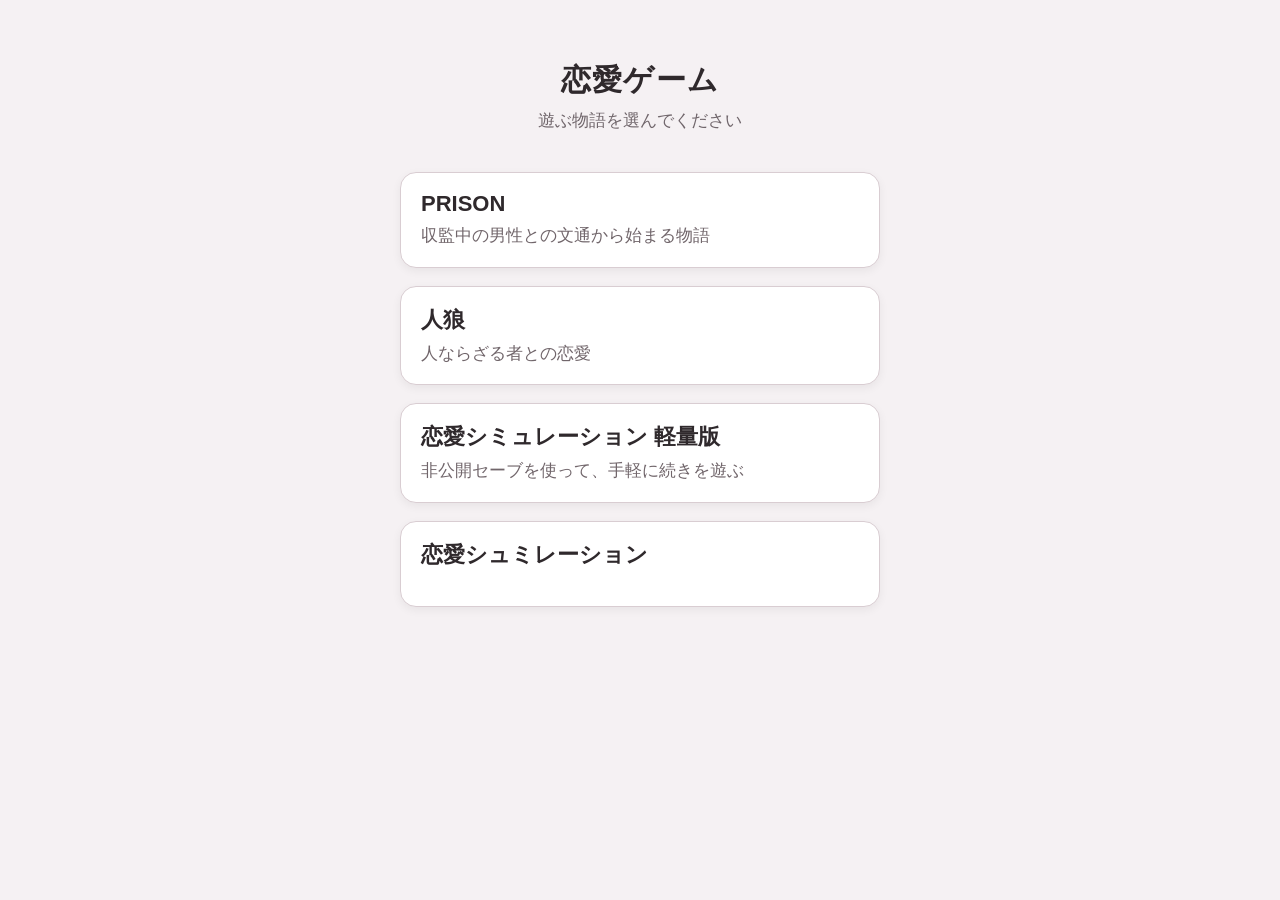
<file: index.html>
<!DOCTYPE html>
<html lang="ja">
<head>
  <meta charset="UTF-8">
  <meta name="viewport" content="width=device-width, initial-scale=1.0">

  <title>恋愛ゲーム</title>

  <style>
    * {
      box-sizing: border-box;
    }

    body {
      margin: 0;
      min-height: 100vh;
      font-family:
        -apple-system,
        BlinkMacSystemFont,
        "Segoe UI",
        "Hiragino Sans",
        "Yu Gothic",
        sans-serif;

      background: #f5f1f3;
      color: #2f292c;

      display: flex;
      justify-content: center;
    }

    .page {
      width: 100%;
      max-width: 520px;
      min-height: 100vh;
      padding: 40px 20px;
    }

    h1 {
      margin: 20px 0 8px;
      text-align: center;
      font-size: 30px;
      font-weight: 700;
      letter-spacing: 0.04em;
    }

    .subtitle {
      margin: 0 0 40px;
      text-align: center;
      font-size: 17px;
      color: #70666b;
    }

    .game-list {
      display: flex;
      flex-direction: column;
      gap: 18px;
    }

    .game-button {
      display: block;
      width: 100%;
      min-height: 86px;
      padding: 18px 20px;

      background: #ffffff;
      color: #2f292c;

      border: 1px solid #d9cdd2;
      border-radius: 16px;

      text-decoration: none;

      box-shadow: 0 3px 10px rgba(0, 0, 0, 0.06);

      transition:
        transform 0.1s ease,
        background 0.1s ease;
    }

    .game-button:active {
      transform: scale(0.98);
      background: #eee7ea;
    }

    .game-title {
      display: block;
      margin-bottom: 6px;
      font-size: 22px;
      font-weight: 700;
    }

    .game-description {
      display: block;
      font-size: 17px;
      line-height: 1.5;
      color: #71666b;
    }
  </style>
</head>

<body>

  <main class="page">

    <h1>恋愛ゲーム</h1>

    <p class="subtitle">
      遊ぶ物語を選んでください
    </p>

    <div class="game-list">

      <a class="game-button" href="prison/prison.html">
        <span class="game-title">PRISON</span>
        <span class="game-description">
          収監中の男性との文通から始まる物語
        </span>
      </a>

      <a class="game-button" href="werewolf/werewolf.html">
        <span class="game-title">人狼</span>
        <span class="game-description">
          人ならざる者との恋愛
        </span>
      </a>

      <a class="game-button" href="simulation-lite/index.html">
        <span class="game-title">恋愛シミュレーション 軽量版</span>
        <span class="game-description">非公開セーブを使って、手軽に続きを遊ぶ</span>
      </a>

      <a class="game-button" href="simulation/simulation.html">
        <span class="game-title">恋愛シュミレーション</span>
      </a>

    </div>

  </main>

</body>
</html>
</file>
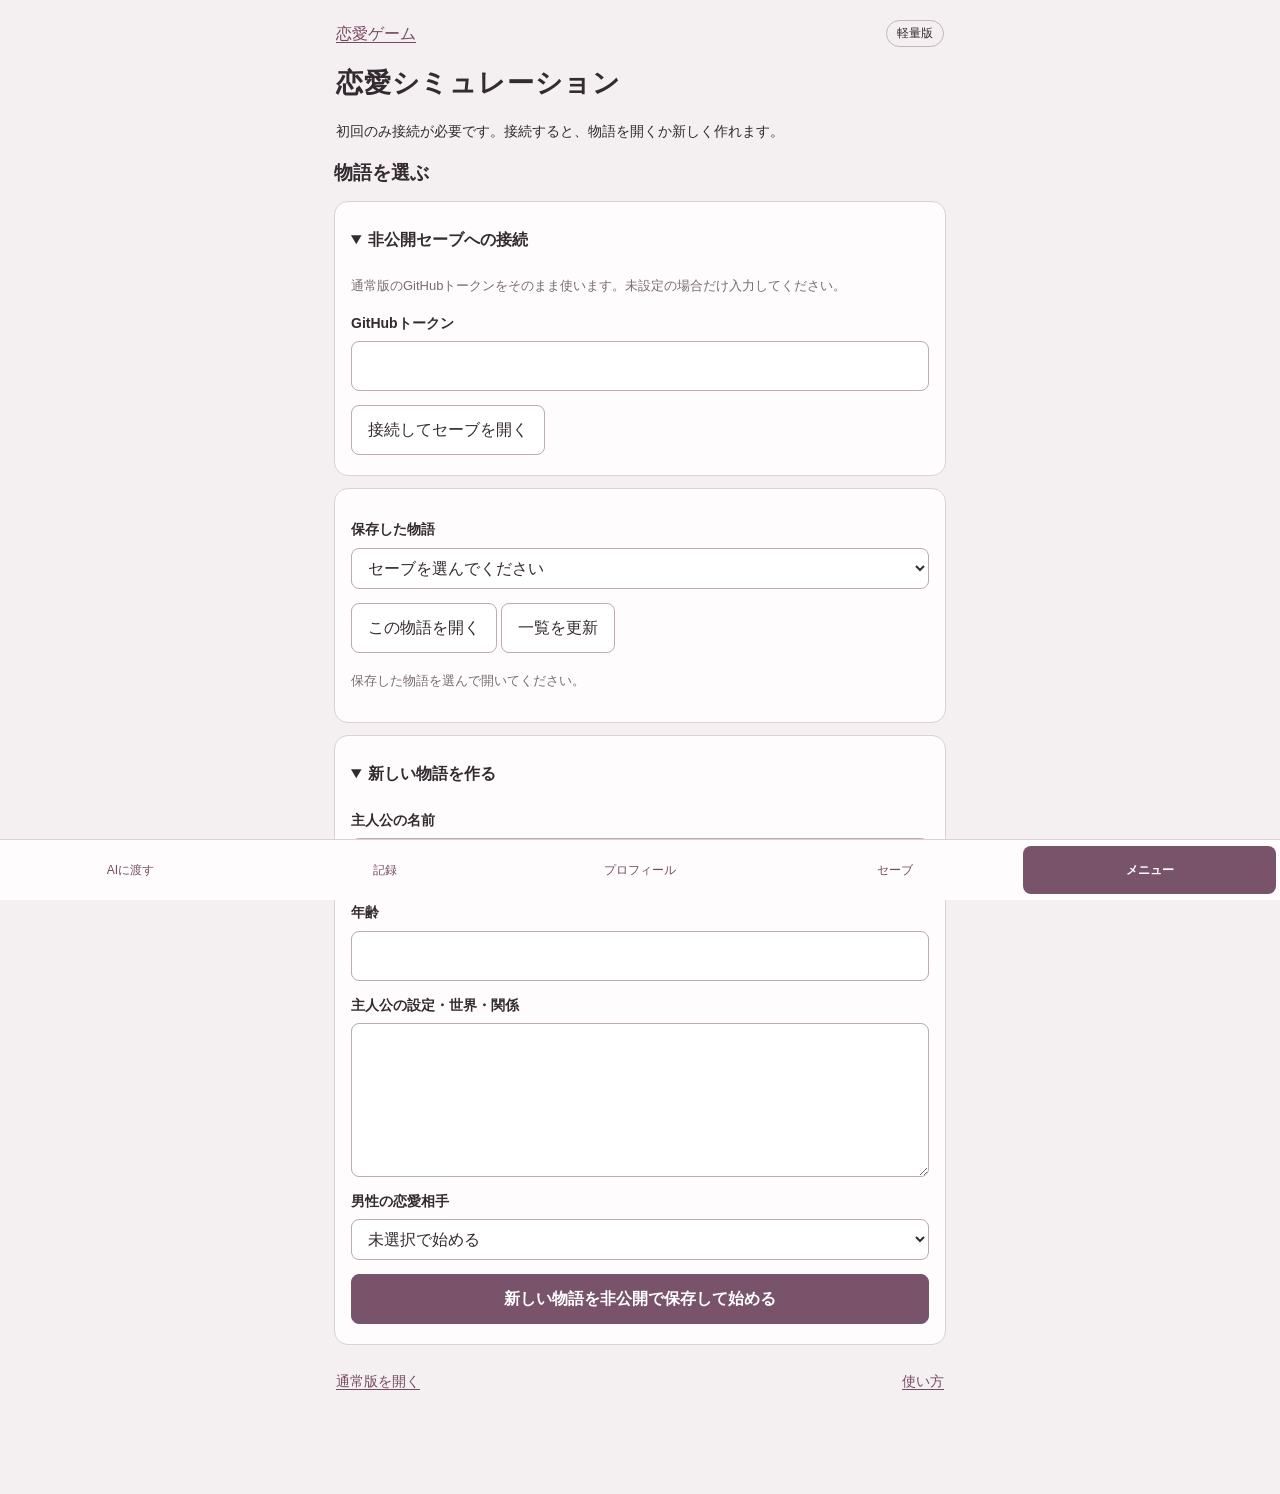
<file: simulation-lite/index.html>
<!doctype html>
<html lang="ja">
<head>
  <meta charset="utf-8">
  <meta name="viewport" content="width=device-width,initial-scale=1,viewport-fit=cover">
  <meta name="theme-color" content="#f4eff1">
  <base href="../simulation/">
  <title>恋愛シミュレーション 軽量版</title>
  <link rel="stylesheet" href="../simulation-lite/style.css?v=20261020-ui-refine">
  <script src="../js/renaigame_policy.js?v=20261023-input-response" defer></script>
  <script src="js/simulation_save.js?v=20261023-input-response" defer></script>
  <script src="js/ai_turn_runtime.js?v=20261023-input-response" defer></script>
  <script src="../simulation-lite/core.js?v=20261023-input-response" defer></script>
  <script src="../simulation-lite/app.js?v=20261020-ui-refine" defer></script>
</head>
<body>
<main id="home">
  <header><a href="../index.html">恋愛ゲーム</a><span>軽量版</span><h1>恋愛シミュレーション</h1></header>
  <p id="status" role="status" aria-live="polite">読み込んでいます…</p>
  <fieldset id="workspace" disabled>
    <h2 id="menuTitle" tabindex="-1">物語を選ぶ</h2>
    <details id="settings" class="panel"><summary>非公開セーブへの接続</summary>
      <p class="note">通常版のGitHubトークンをそのまま使います。未設定の場合だけ入力してください。</p>
      <label for="token">GitHubトークン</label><input id="token" type="password" autocomplete="off" spellcheck="false">
      <button id="connect" type="button">接続してセーブを開く</button>
    </details>
    <section id="loadPanel" class="panel">
      <label for="stories">保存した物語</label><select id="stories"><option value="">セーブを選んでください</option></select>
      <button id="loadButton" type="button">この物語を開く</button><button id="refresh" type="button">一覧を更新</button>
      <p id="storyInfo" class="note"></p>
    </section>
    <details id="setup" class="panel"><summary>新しい物語を作る</summary>
      <label for="name">主人公の名前</label><input id="name" autocomplete="off">
      <label for="age">年齢</label><input id="age" inputmode="numeric">
      <label for="free">主人公の設定・世界・関係</label><textarea id="free" rows="5"></textarea>
      <label for="character">男性の恋愛相手</label><select id="character"><option value="">未選択で始める</option></select>
      <p id="characterInfo" class="note"></p>
      <button id="start" class="primary" type="button">新しい物語を非公開で保存して始める</button>
    </details>
    <section id="play" class="panel" tabindex="-1" hidden>
      <h2 id="pairName" tabindex="-1"></h2>
      <p id="playInfo" class="note"></p>
      <label for="draft">主人公の台詞・行動（入力は任意）</label><textarea id="draft" rows="3" spellcheck="false" aria-describedby="handoffHelp" placeholder="空欄でも設定と記録を渡せます。"></textarea>
      <div class="copy-actions"><button id="copy" class="primary" type="button">AIにコピーして渡す</button></div>
      <p id="handoffHelp" class="note">空欄でも設定と記録を渡せます。コピー後、ChatGPTへ貼り付けて続きの入力ができます。</p>
      <details id="handoff"><summary>AIに渡す文章を表示</summary><textarea id="prompt" rows="7" readonly aria-label="AIへの引き継ぎ文"></textarea></details>
    </section>
    <section id="savePanel" class="panel" tabindex="-1" hidden>
      <h2 tabindex="-1">セーブ</h2>
      <p>ChatGPTで「保存して」と伝えてください。AIが本文と心理状態を非公開セーブに保存します。</p>
      <button id="reloadSaved" type="button">AIが保存した物語を読み込む</button>
      <details id="manualImport"><summary>章JSONを手動で取り込む</summary>
      <label for="chapterFile">JSONファイルを選択</label><input id="chapterFile" type="file" accept=".json,application/json">
      <details id="pasteImport"><summary>または章JSONを貼り付ける</summary>
        <label for="chapterJson">章JSONを貼り付け</label><textarea id="chapterJson" rows="4" spellcheck="false" placeholder="JSONコードブロックも、そのまま貼り付けられます。"></textarea>
      </details>
      <button id="saveChapter" class="primary" type="button">検証して非公開に保存</button>
      </details>
    </section>
    <details id="reader" class="panel" tabindex="-1" hidden><summary>保存した物語を読む</summary>
      <label for="pages" class="note">10章ごとのページ</label><select id="pages"></select><div id="records"></div>
    </details>
    <details id="profilePanel" class="panel" tabindex="-1" hidden><summary>この物語のプロフィール</summary>
      <label for="editName">主人公の名前</label><input id="editName" autocomplete="off">
      <label for="editAge">年齢</label><input id="editAge" inputmode="numeric">
      <label for="editFree">主人公の設定・世界・関係</label><textarea id="editFree" rows="5"></textarea>
      <button id="saveProfile" type="button">プロフィールを非公開で保存</button>
    </details>
    <footer id="menuFooter"><a href="simulation.html">通常版を開く</a><a href="../simulation-lite/README.md">使い方</a></footer>
  </fieldset>
</main>
<nav class="bottom-nav" aria-label="ゲームメニュー">
  <a href="#play">AIに渡す</a><a href="#reader">記録</a><a href="#profilePanel">プロフィール</a><a href="#savePanel">セーブ</a><a href="#home">メニュー</a>
</nav>
</body>
</html>
</file>
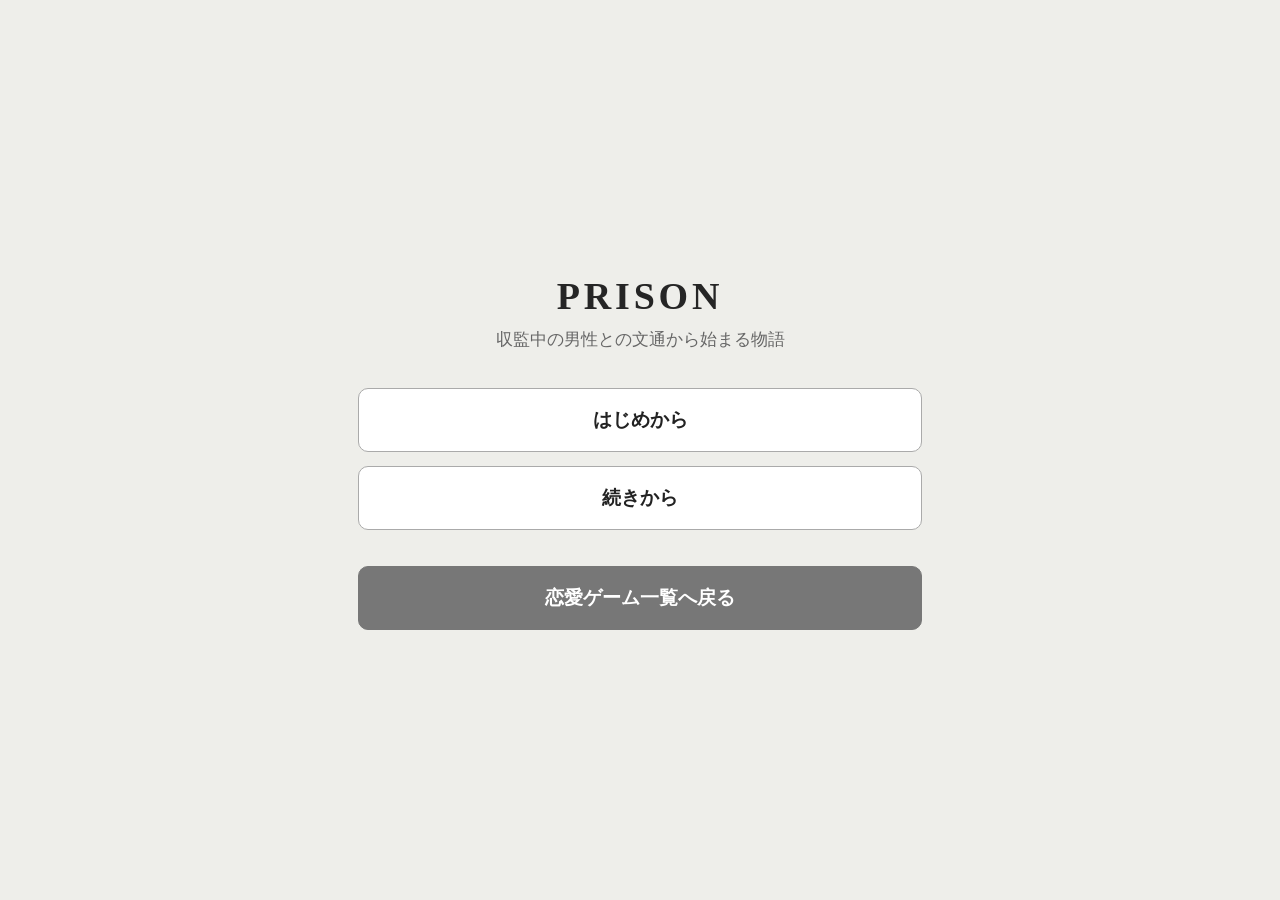
<file: prison/prison.html>
<!DOCTYPE html>
<html lang="ja">
<head>
  <meta charset="UTF-8">
  <meta name="viewport" content="width=device-width, initial-scale=1.0, viewport-fit=cover">
  <title>PRISON</title>

  <style>
    * {
      box-sizing: border-box;
    }

    html,
    body {
      margin: 0;
      width: 100%;
      min-height: 100%;
    }

    body {
      background: #eeeeea;
      color: #252525;
      font-family:
        -apple-system,
        BlinkMacSystemFont,
        "Segoe UI",
        "Hiragino Sans",
        "Yu Gothic",
        sans-serif;
    }

    .page {
      width: 100%;
      max-width: 600px;
      min-height: 100dvh;
      margin: 0 auto;
      padding: 28px 18px calc(24px + env(safe-area-inset-bottom));
      display: flex;
      flex-direction: column;
      justify-content: center;
    }

    .title {
      margin: 0 0 8px;
      text-align: center;
      font-family: Georgia, "Times New Roman", serif;
      font-size: 38px;
      letter-spacing: 0.1em;
    }

    .subtitle {
      margin: 0 0 34px;
      text-align: center;
      font-size: 17px;
      line-height: 1.6;
      color: #666;
    }

    .menu {
      display: flex;
      flex-direction: column;
      gap: 14px;
    }

    .menu-button {
      display: flex;
      align-items: center;
      justify-content: center;
      width: 100%;
      min-height: 64px;
      padding: 12px 16px;
      border: 1px solid #aaa;
      border-radius: 10px;
      background: #fff;
      color: #222;
      text-decoration: none;
      font-size: 19px;
      font-weight: 700;
    }

    .menu-button:active {
      background: #ddd;
    }

    .back-button {
      margin-top: 22px;
      background: #777;
      color: #fff;
      border-color: #777;
    }
  </style>
</head>
<body>
  <main class="page">
    <h1 class="title">PRISON</h1>

    <p class="subtitle">
      収監中の男性との文通から始まる物語
    </p>

    <div class="menu">
      <a class="menu-button" href="prison_new.html">はじめから</a>
      <a class="menu-button" href="prison_saves.html">続きから</a>
      <a class="menu-button back-button" href="../index.html">恋愛ゲーム一覧へ戻る</a>
    </div>
  </main>
</body>
</html>
</file>
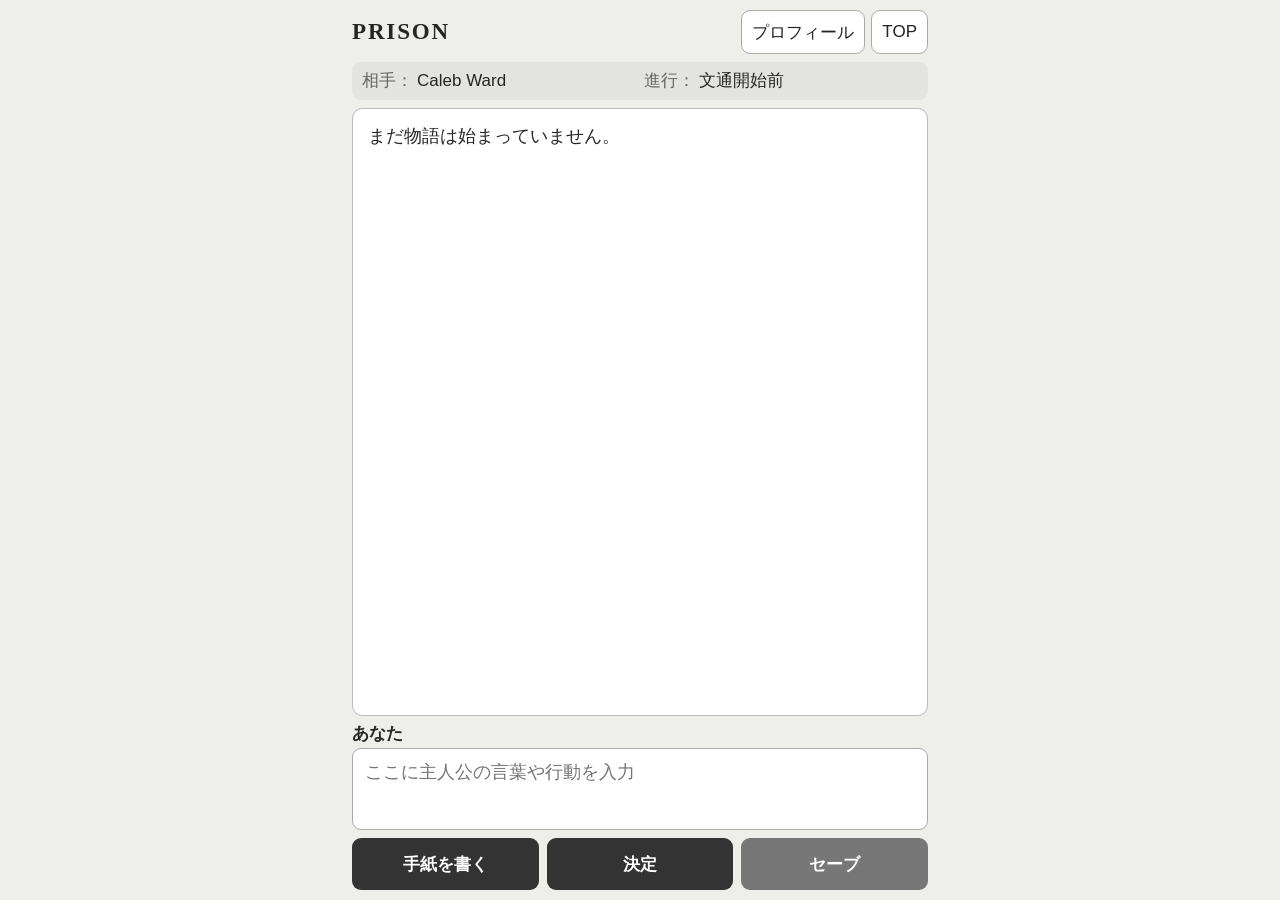
<file: prison/prison_main.html>
<!DOCTYPE html>
<html lang="ja">
<head>
  <meta charset="UTF-8">
  <meta name="viewport" content="width=device-width, initial-scale=1.0, viewport-fit=cover">
  <title>PRISON</title>

  <style>
    * {
      box-sizing: border-box;
    }

    html,
    body {
      margin: 0;
      width: 100%;
      height: 100%;
      overflow: hidden;
    }

    body {
      background: #eeeeea;
      color: #252525;
      overscroll-behavior: none;
      font-family:
        -apple-system,
        BlinkMacSystemFont,
        "Segoe UI",
        "Hiragino Sans",
        "Yu Gothic",
        sans-serif;
    }

    button,
    textarea {
      font-family: inherit;
    }

    .page {
      width: 100%;
      max-width: 600px;
      height: 100dvh;
      margin: 0 auto;
      padding: 10px 12px calc(10px + env(safe-area-inset-bottom));
      display: grid;
      grid-template-rows: auto auto minmax(0, 1fr) auto auto;
      gap: 8px;
      overflow: hidden;
    }

    .top-bar {
      display: flex;
      align-items: center;
      justify-content: space-between;
      gap: 8px;
      min-width: 0;
    }

    .title {
      margin: 0;
      font-family: Georgia, "Times New Roman", serif;
      font-size: 23px;
      line-height: 1.1;
      letter-spacing: 0.08em;
    }

    .top-actions {
      display: flex;
      gap: 6px;
      flex-shrink: 0;
    }

    .top-button {
      min-height: 44px;
      padding: 7px 10px;
      border: 1px solid #aaa;
      border-radius: 9px;
      background: #fff;
      color: #222;
      font-size: 17px;
      cursor: pointer;
    }

    .top-button:active {
      background: #ddd;
    }

    .status-box {
      display: grid;
      grid-template-columns: minmax(0, 1fr) minmax(0, 1fr);
      gap: 8px;
      padding: 8px 10px;
      background: #e3e3df;
      border-radius: 9px;
      font-size: 17px;
      line-height: 1.3;
    }

    .status-row {
      display: flex;
      gap: 4px;
      min-width: 0;
    }

    .status-row span:last-child {
      min-width: 0;
      overflow: hidden;
      text-overflow: ellipsis;
      white-space: nowrap;
    }

    .status-label {
      color: #666;
      flex-shrink: 0;
    }

    .story-box {
      min-height: 0;
      padding: 14px 15px;
      background: #fff;
      border: 1px solid #bbb;
      border-radius: 10px;
      overflow-y: auto;
      overscroll-behavior: contain;
      -webkit-overflow-scrolling: touch;
    }

    .story-text {
      margin: 0;
      font-size: 18px;
      line-height: 1.55;
      white-space: pre-wrap;
      overflow-wrap: anywhere;
    }

    .player-area {
      min-height: 0;
    }

    .player-label {
      display: block;
      margin: 0 0 4px;
      font-size: 17px;
      line-height: 1.2;
      font-weight: 700;
    }

    .player-input {
      display: block;
      width: 100%;
      height: 82px;
      min-height: 82px;
      max-height: 82px;
      padding: 10px 12px;
      border: 1px solid #aaa;
      border-radius: 9px;
      background: #fff;
      color: #222;
      font-size: 18px;
      line-height: 1.45;
      resize: none;
      overflow-y: auto;
      -webkit-overflow-scrolling: touch;
    }

    .bottom-buttons {
      display: grid;
      grid-template-columns: repeat(3, minmax(0, 1fr));
      gap: 8px;
    }

    .action-button {
      min-height: 52px;
      padding: 8px 6px;
      border: none;
      border-radius: 9px;
      background: #333;
      color: #fff;
      font-size: 17px;
      font-weight: 700;
      cursor: pointer;
    }

    .action-button.secondary {
      background: #777;
    }

    .action-button:active {
      opacity: 0.8;
    }

    .overlay {
      display: none;
      position: fixed;
      inset: 0;
      z-index: 100;
      padding: 16px;
      background: rgba(0, 0, 0, 0.55);
      align-items: center;
      justify-content: center;
    }

    .overlay.show {
      display: flex;
    }

    .modal-window {
      width: 100%;
      max-width: 460px;
      max-height: calc(100dvh - 32px);
      padding: 16px;
      background: #f2f2ee;
      border-radius: 12px;
      overflow-y: auto;
      -webkit-overflow-scrolling: touch;
    }

    .modal-window h2 {
      margin: 0 0 12px;
      text-align: center;
      font-size: 22px;
    }

    .save-list {
      display: flex;
      flex-direction: column;
      gap: 8px;
    }

    .save-slot {
      width: 100%;
      min-height: 56px;
      padding: 10px 14px;
      border: 1px solid #aaa;
      border-radius: 9px;
      background: #fff;
      color: #222;
      text-align: left;
      font-size: 18px;
      cursor: pointer;
    }

    .save-slot:active {
      background: #ddd;
    }

    .profile-content {
      display: grid;
      gap: 8px;
      font-size: 17px;
      line-height: 1.45;
    }

    .profile-row {
      display: grid;
      grid-template-columns: 7em minmax(0, 1fr);
      gap: 8px;
      padding-bottom: 7px;
      border-bottom: 1px solid #d2d2ce;
    }

    .profile-label {
      color: #666;
      font-weight: 700;
    }

    .profile-introduction {
      margin: 4px 0 0;
      padding: 10px 12px;
      background: #fff;
      border-radius: 9px;
      font-size: 17px;
      line-height: 1.55;
      white-space: pre-wrap;
    }

    .close-button {
      width: 100%;
      min-height: 50px;
      margin-top: 12px;
      border: none;
      border-radius: 9px;
      background: #777;
      color: #fff;
      font-size: 17px;
      font-weight: 700;
      cursor: pointer;
    }

    .message {
      display: none;
      position: fixed;
      left: 50%;
      bottom: calc(16px + env(safe-area-inset-bottom));
      z-index: 200;
      width: calc(100% - 24px);
      max-width: 520px;
      padding: 12px;
      transform: translateX(-50%);
      background: #222;
      color: #fff;
      border-radius: 9px;
      text-align: center;
      font-size: 17px;
    }

    .message.show {
      display: block;
    }
  </style>
</head>

<body>
  <main class="page">
    <div class="top-bar">
      <h1 class="title">PRISON</h1>
      <div class="top-actions">
        <button id="profileButton" class="top-button" type="button">プロフィール</button>
        <button id="topButton" class="top-button" type="button">TOP</button>
      </div>
    </div>

    <div class="status-box">
      <div class="status-row">
        <span class="status-label">相手：</span>
        <span id="partnerName">未設定</span>
      </div>
      <div class="status-row">
        <span class="status-label">進行：</span>
        <span id="progressText">文通開始前</span>
      </div>
    </div>

    <section class="story-box">
      <p id="storyText" class="story-text">まだ物語は始まっていません。</p>
    </section>

    <section class="player-area">
      <label class="player-label" for="playerInput">あなた</label>
      <textarea
        id="playerInput"
        class="player-input"
        placeholder="ここに主人公の言葉や行動を入力"
      ></textarea>
    </section>

    <div class="bottom-buttons">
      <button id="writeLetterButton" class="action-button" type="button">手紙を書く</button>
      <button id="submitButton" class="action-button" type="button">決定</button>
      <button id="openSaveButton" class="action-button secondary" type="button">セーブ</button>
    </div>
  </main>

  <div id="profileOverlay" class="overlay">
    <div class="modal-window">
      <h2>相手プロフィール</h2>
      <div id="profileContent" class="profile-content"></div>
      <button id="closeProfileButton" class="close-button" type="button">閉じる</button>
    </div>
  </div>

  <div id="saveOverlay" class="overlay">
    <div class="modal-window">
      <h2>セーブ</h2>

      <div class="save-list">
        <button class="save-slot" type="button" data-save-slot="1">SAVE 001</button>
        <button class="save-slot" type="button" data-save-slot="2">SAVE 002</button>
        <button class="save-slot" type="button" data-save-slot="3">SAVE 003</button>
      </div>

      <button id="closeSaveButton" class="close-button" type="button">閉じる</button>
    </div>
  </div>

  <div id="message" class="message"></div>

  <script>
    const prisonCacheVersion = Date.now();
    document.write('<script src="../js/renaigame_common.js?v=' + prisonCacheVersion + '"><\/script>');
    document.write('<script src="js/prison_common.js?v=' + prisonCacheVersion + '"><\/script>');
    document.write('<script src="js/prison_character_001.js?v=' + prisonCacheVersion + '"><\/script>');
    document.write('<script src="js/prison_main.js?v=' + prisonCacheVersion + '"><\/script>');
  </script>
</body>
</html>
</file>
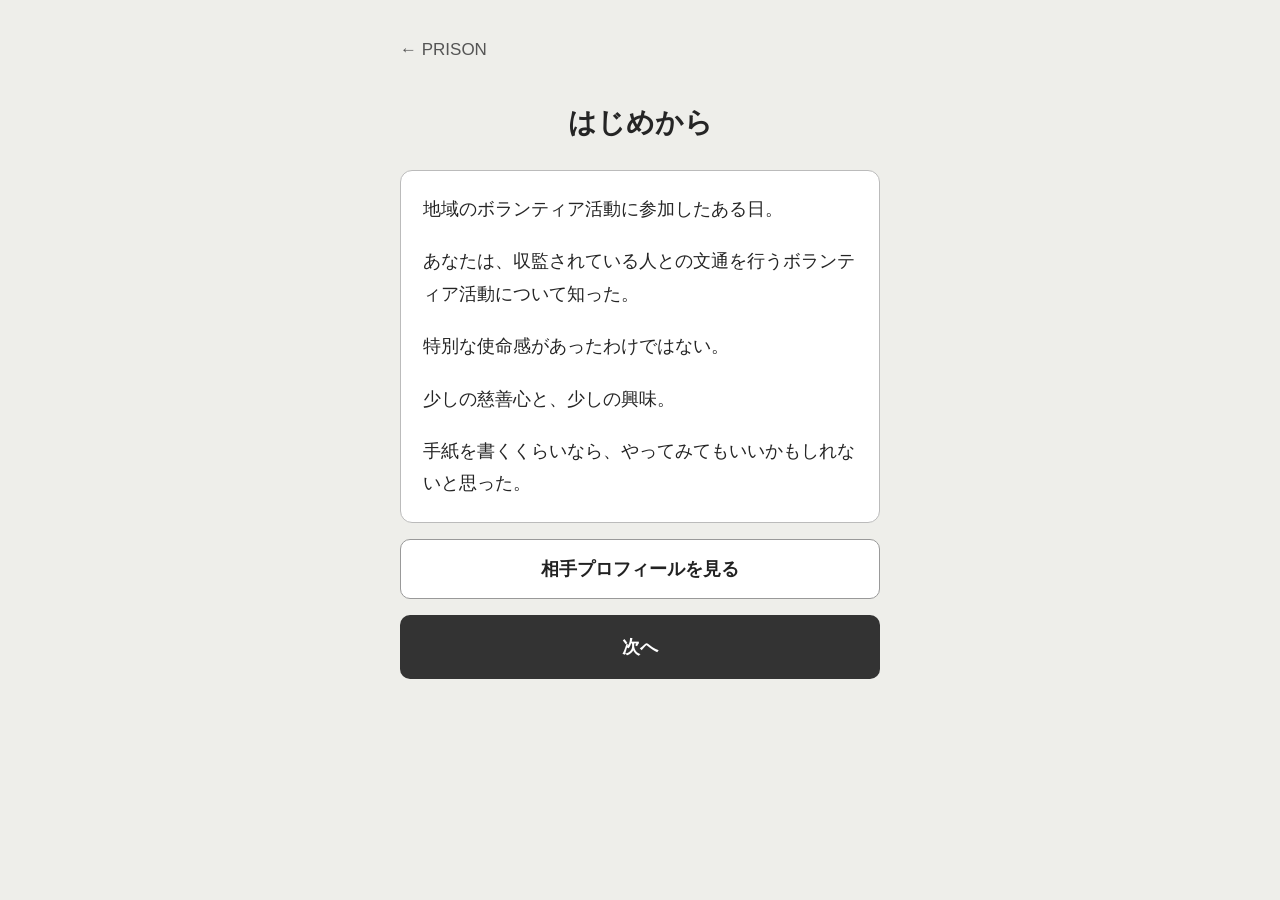
<file: prison/prison_new.html>
<!DOCTYPE html>
<html lang="ja">
<head>
  <meta charset="UTF-8">
  <meta name="viewport" content="width=device-width, initial-scale=1.0, viewport-fit=cover">
  <title>PRISON - はじめから</title>

  <style>
    * { box-sizing: border-box; }

    body {
      margin: 0;
      min-height: 100vh;
      background: #eeeeea;
      color: #252525;
      font-family: -apple-system, BlinkMacSystemFont, "Segoe UI", "Hiragino Sans", "Yu Gothic", sans-serif;
    }

    button { font-family: inherit; }

    .page {
      width: 100%;
      max-width: 520px;
      margin: 0 auto;
      padding: 28px 20px calc(40px + env(safe-area-inset-bottom));
    }

    .back-link {
      display: inline-block;
      min-height: 48px;
      padding: 12px 0;
      font-size: 17px;
      color: #555;
      text-decoration: none;
    }

    h1 {
      margin: 28px 0;
      font-size: 28px;
      text-align: center;
    }

    .story-box {
      padding: 22px;
      background: #fff;
      border: 1px solid #bbb;
      border-radius: 12px;
    }

    .story-box p {
      margin: 0 0 20px;
      font-size: 18px;
      line-height: 1.8;
    }

    .story-box p:last-child { margin-bottom: 0; }

    .profile-button,
    .next-button {
      display: flex;
      align-items: center;
      justify-content: center;
      width: 100%;
      min-height: 60px;
      margin-top: 16px;
      border-radius: 10px;
      font-size: 18px;
      font-weight: 700;
      cursor: pointer;
    }

    .profile-button {
      background: #fff;
      color: #222;
      border: 1px solid #999;
    }

    .next-button {
      min-height: 64px;
      background: #333;
      color: #fff;
      border: none;
    }

    .profile-button:active { background: #ddd; }
    .next-button:active { background: #111; }

    .overlay {
      display: none;
      position: fixed;
      inset: 0;
      z-index: 100;
      padding: 16px;
      background: rgba(0, 0, 0, 0.55);
      align-items: center;
      justify-content: center;
    }

    .overlay.show { display: flex; }

    .modal-window {
      width: 100%;
      max-width: 460px;
      max-height: calc(100dvh - 32px);
      padding: 18px;
      background: #f2f2ee;
      border-radius: 12px;
      overflow-y: auto;
      -webkit-overflow-scrolling: touch;
    }

    .modal-window h2 {
      margin: 0 0 14px;
      text-align: center;
      font-size: 22px;
    }

    .profile-content {
      display: grid;
      gap: 8px;
      font-size: 17px;
      line-height: 1.45;
    }

    .profile-row {
      display: grid;
      grid-template-columns: 7em minmax(0, 1fr);
      gap: 8px;
      padding-bottom: 7px;
      border-bottom: 1px solid #d2d2ce;
    }

    .profile-label {
      color: #666;
      font-weight: 700;
    }

    .profile-introduction {
      margin: 6px 0 0;
      padding: 12px;
      background: #fff;
      border-radius: 9px;
      font-size: 17px;
      line-height: 1.55;
    }

    .close-button {
      width: 100%;
      min-height: 50px;
      margin-top: 14px;
      border: none;
      border-radius: 9px;
      background: #777;
      color: #fff;
      font-size: 17px;
      font-weight: 700;
      cursor: pointer;
    }
  </style>
</head>

<body>
  <main class="page">
    <a class="back-link" href="prison.html">← PRISON</a>

    <h1>はじめから</h1>

    <div class="story-box">
      <p>地域のボランティア活動に参加したある日。</p>
      <p>あなたは、収監されている人との文通を行うボランティア活動について知った。</p>
      <p>特別な使命感があったわけではない。</p>
      <p>少しの慈善心と、少しの興味。</p>
      <p>手紙を書くくらいなら、やってみてもいいかもしれないと思った。</p>
    </div>

    <button id="profileButton" class="profile-button" type="button">相手プロフィールを見る</button>
    <button id="nextButton" class="next-button" type="button">次へ</button>
  </main>

  <div id="profileOverlay" class="overlay">
    <div class="modal-window">
      <h2>相手プロフィール</h2>
      <div id="profileContent" class="profile-content"></div>
      <button id="closeProfileButton" class="close-button" type="button">閉じる</button>
    </div>
  </div>

  <script>
    const prisonCacheVersion = Date.now();
    document.write('<script src="../js/renaigame_common.js?v=' + prisonCacheVersion + '"><\/script>');
    document.write('<script src="js/prison_common.js?v=' + prisonCacheVersion + '"><\/script>');
    document.write('<script src="js/prison_character_001.js?v=' + prisonCacheVersion + '"><\/script>');
    document.write('<script src="js/prison_new.js?v=' + prisonCacheVersion + '"><\/script>');
  </script>
</body>
</html>
</file>
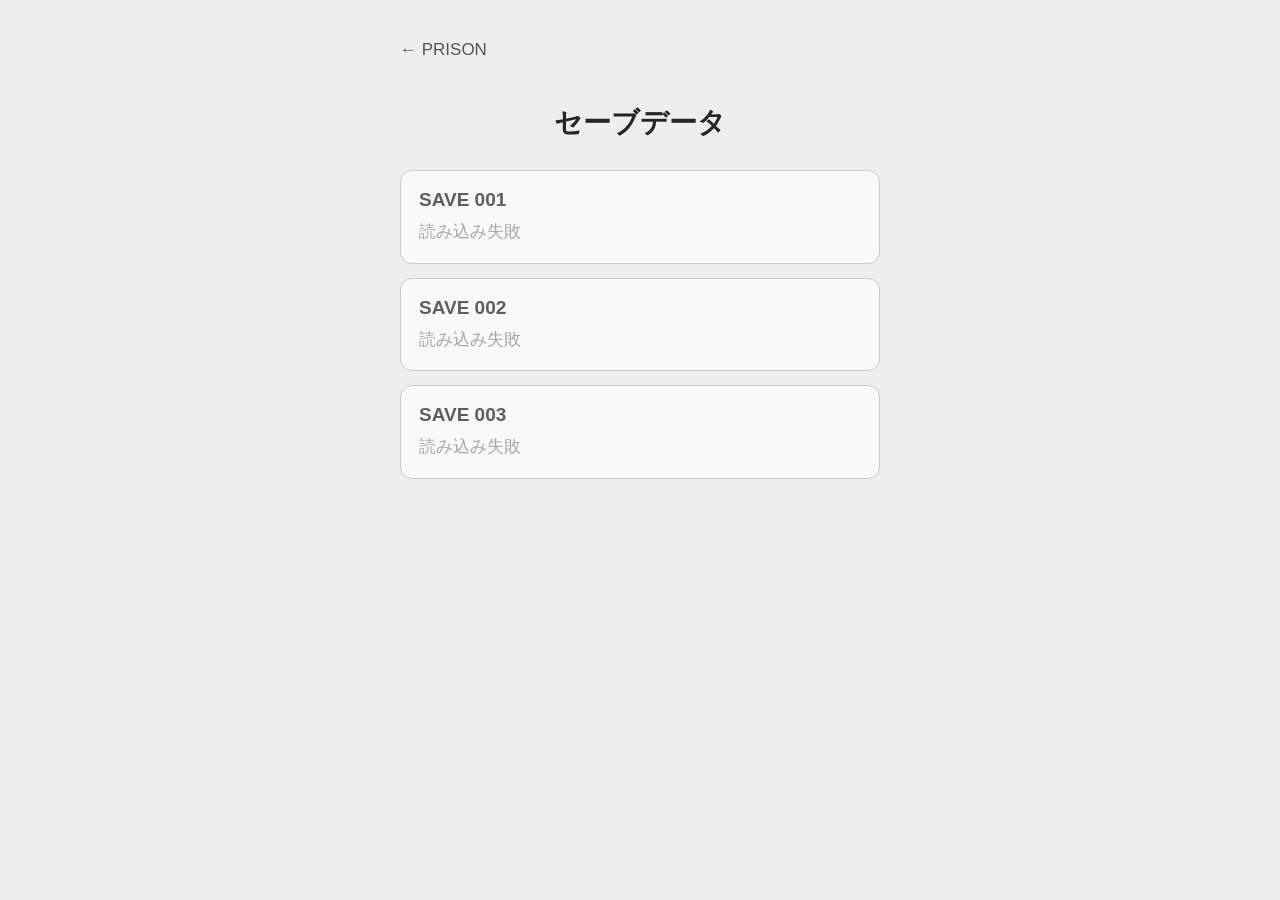
<file: prison/prison_saves.html>
<!DOCTYPE html>
<html lang="ja">
<head>
  <meta charset="UTF-8">
  <meta name="viewport" content="width=device-width, initial-scale=1.0">
  <title>PRISON - セーブ</title>

  <style>
    * { box-sizing: border-box; }

    body {
      margin: 0;
      min-height: 100vh;
      background: #eeeeea;
      color: #252525;
      font-family: -apple-system, BlinkMacSystemFont, "Segoe UI", "Hiragino Sans", "Yu Gothic", sans-serif;
    }

    .page {
      width: 100%;
      max-width: 520px;
      margin: 0 auto;
      padding: 28px 20px 40px;
    }

    .back-link {
      display: inline-block;
      min-height: 48px;
      padding: 12px 0;
      font-size: 17px;
      color: #555;
      text-decoration: none;
    }

    h1 {
      margin: 28px 0;
      font-size: 28px;
      text-align: center;
    }

    .save-list {
      display: flex;
      flex-direction: column;
      gap: 14px;
    }

    .save-slot {
      width: 100%;
      min-height: 88px;
      padding: 18px;
      background: #fff;
      border: 1px solid #bbb;
      border-radius: 12px;
      color: #222;
      text-align: left;
      font-family: inherit;
      cursor: pointer;
    }

    .save-slot:disabled {
      cursor: default;
      opacity: 0.7;
    }

    .save-title {
      display: block;
      margin-bottom: 8px;
      font-size: 19px;
      font-weight: 700;
    }

    .save-info {
      display: block;
      font-size: 17px;
      line-height: 1.5;
      color: #555;
    }

    .empty { color: #888; }
  </style>
</head>

<body>
  <main class="page">
    <a class="back-link" href="prison.html">← PRISON</a>

    <h1>セーブデータ</h1>

    <div class="save-list">
      <button class="save-slot" type="button" data-save-slot="1">
        <span class="save-title">SAVE 001</span>
        <span class="save-info empty">読み込み中…</span>
      </button>

      <button class="save-slot" type="button" data-save-slot="2">
        <span class="save-title">SAVE 002</span>
        <span class="save-info empty">読み込み中…</span>
      </button>

      <button class="save-slot" type="button" data-save-slot="3">
        <span class="save-title">SAVE 003</span>
        <span class="save-info empty">読み込み中…</span>
      </button>
    </div>
  </main>

  <script>
    const prisonCacheVersion = Date.now();
    document.write('<script src="../js/renaigame_common.js?v=' + prisonCacheVersion + '"><\/script>');
    document.write('<script src="js/prison_common.js?v=' + prisonCacheVersion + '"><\/script>');
    document.write('<script src="js/prison_saves.js?v=' + prisonCacheVersion + '"><\/script>');
  </script>
</body>
</html>
</file>
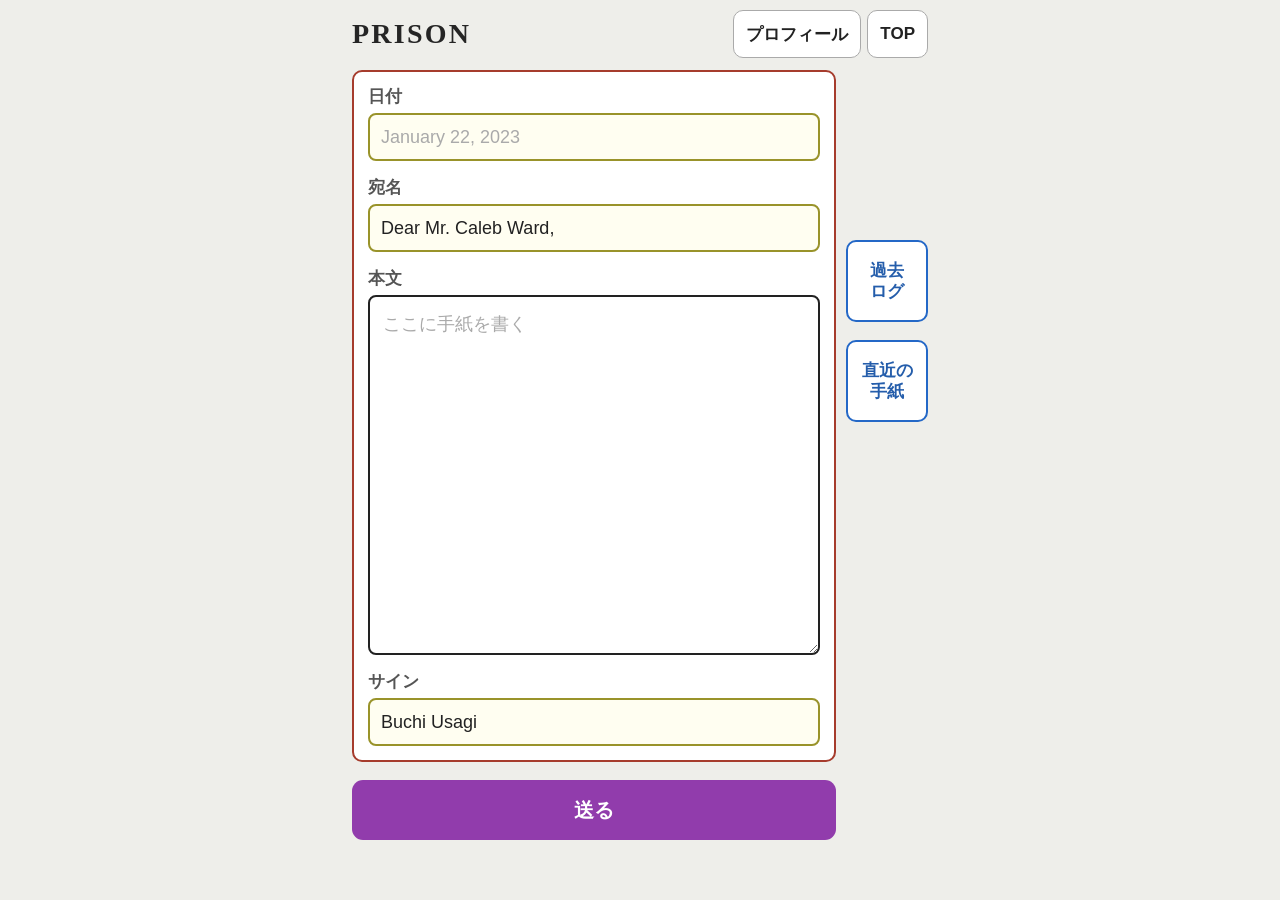
<file: prison/prison_write.html>
<!DOCTYPE html>
<html lang="ja">
<head>
  <meta charset="UTF-8">

  <meta
    name="viewport"
    content="width=device-width, initial-scale=1.0, viewport-fit=cover"
  >

  <title>PRISON - 手紙を書く</title>

  <style>
    * {
      box-sizing: border-box;
    }

    html,
    body {
      margin: 0;
      width: 100%;
      min-height: 100%;
    }

    body {
      background: #eeeeea;
      color: #252525;
      font-family:
        -apple-system,
        BlinkMacSystemFont,
        "Segoe UI",
        "Hiragino Sans",
        "Yu Gothic",
        sans-serif;
    }

    button,
    input,
    textarea {
      font-family: inherit;
    }

    .page {
      width: 100%;
      max-width: 600px;
      min-height: 100dvh;
      margin: 0 auto;
      padding:
        10px
        12px
        calc(18px + env(safe-area-inset-bottom));
    }

    /* =========================
       上部
    ========================= */

    .top-bar {
      display: flex;
      align-items: center;
      justify-content: space-between;
      gap: 8px;
      margin-bottom: 12px;
    }

    .title {
      margin: 0;
      font-family: Georgia, "Times New Roman", serif;
      font-size: 28px;
      line-height: 1;
      letter-spacing: 0.08em;
    }

    .top-actions {
      display: flex;
      gap: 6px;
      flex-shrink: 0;
    }

    .top-button {
      min-height: 48px;
      padding: 8px 12px;
      border: 1px solid #aaa;
      border-radius: 10px;
      background: #fff;
      color: #222;
      font-size: 17px;
      font-weight: 700;
      cursor: pointer;
    }

    .top-button:active {
      background: #ddd;
    }

    /* =========================
       手紙＋右側ボタン
    ========================= */

    .write-layout {
      display: grid;
      grid-template-columns: minmax(0, 1fr) 82px;
      gap: 10px;
      align-items: start;
    }

    /* =========================
       赤枠：手紙を書く場所
    ========================= */

    .letter-paper {
      min-width: 0;
      padding: 14px;
      border: 2px solid #a63c2d;
      border-radius: 10px;
      background: #fff;
    }

    .letter-field {
      margin-bottom: 16px;
    }

    .letter-field:last-child {
      margin-bottom: 0;
    }

    .field-label {
      display: block;
      margin: 0 0 5px;
      font-size: 17px;
      line-height: 1.3;
      font-weight: 700;
      color: #555;
    }

    /* =========================
       黄色部分
    ========================= */

    .short-input,
    .recipient-box {
      width: 100%;
      min-height: 48px;
      padding: 9px 11px;
      border: 2px solid #99932a;
      border-radius: 8px;
      background: #fffef1;
      color: #222;
      font-size: 18px;
      line-height: 1.4;
    }

    .recipient-box {
      display: flex;
      align-items: center;
    }

    /* =========================
       黒枠：本文
    ========================= */

    .letter-body {
      display: block;
      width: 100%;
      min-height: 360px;
      padding: 13px;
      border: 2px solid #222;
      border-radius: 8px;
      background: #fff;
      color: #222;
      font-size: 18px;
      line-height: 1.6;
      resize: vertical;
    }

    .letter-body::placeholder,
    .short-input::placeholder {
      color: #aaa;
    }

    /* =========================
       右側の青ボタン
    ========================= */

    .side-buttons {
      display: flex;
      flex-direction: column;
      gap: 18px;
      padding-top: 170px;
    }

    .side-button {
      width: 82px;
      min-height: 82px;
      padding: 8px 5px;
      border: 2px solid #2468c7;
      border-radius: 10px;
      background: #fff;
      color: #245dab;
      font-size: 17px;
      line-height: 1.25;
      font-weight: 700;
      cursor: pointer;
    }

    .side-button:active {
      background: #e9f1ff;
    }

    /* =========================
       紫：送る
    ========================= */

    .send-area {
      margin-top: 18px;
      padding-right: 92px;
    }

    .send-button {
      width: 100%;
      min-height: 60px;
      border: none;
      border-radius: 11px;
      background: #913cac;
      color: #fff;
      font-size: 20px;
      font-weight: 700;
      cursor: pointer;
    }

    .send-button:active {
      opacity: 0.8;
    }

    /* =========================
       モーダル共通
    ========================= */

    .overlay {
      display: none;
      position: fixed;
      inset: 0;
      z-index: 100;
      padding: 16px;
      background: rgba(0, 0, 0, 0.58);
      align-items: center;
      justify-content: center;
    }

    .overlay.show {
      display: flex;
    }

    .modal-window {
      width: 100%;
      max-width: 520px;
      max-height: calc(100dvh - 32px);
      padding: 16px;
      border-radius: 12px;
      background: #f4f4ef;
      overflow-y: auto;
      -webkit-overflow-scrolling: touch;
    }

    .modal-window h2 {
      margin: 0 0 16px;
      text-align: center;
      font-size: 22px;
    }

    .close-button {
      width: 100%;
      min-height: 50px;
      margin-top: 16px;
      border: none;
      border-radius: 9px;
      background: #777;
      color: #fff;
      font-size: 17px;
      font-weight: 700;
      cursor: pointer;
    }

    /* =========================
       過去ログ
    ========================= */

    .history-list {
      display: flex;
      flex-direction: column;
      gap: 14px;
    }

    .history-card {
      padding: 12px;
      border: 1px solid #bbb;
      border-radius: 9px;
      background: #fff;
    }

    .history-title {
      margin: 0 0 8px;
      font-size: 17px;
      font-weight: 700;
    }

    .history-text {
      margin: 0;
      font-size: 17px;
      line-height: 1.55;
      white-space: pre-wrap;
      overflow-wrap: anywhere;
    }

    /* =========================
       直近の彼の手紙
    ========================= */

    .latest-letter {
      font-size: 17px;
      line-height: 1.55;
    }

    .letter-pair {
      margin-bottom: 15px;
    }

    .letter-pair:last-child {
      margin-bottom: 0;
    }

    .letter-en {
      margin: 0;
      font-size: 18px;
      line-height: 1.5;
    }

    .letter-ja {
      margin: 2px 0 0;
      font-size: 17px;
      line-height: 1.5;
      color: #444;
    }

    /* =========================
       プロフィール
    ========================= */

    .profile-content {
      display: grid;
      gap: 8px;
      font-size: 17px;
      line-height: 1.45;
    }

    .profile-row {
      display: grid;
      grid-template-columns: 7em minmax(0, 1fr);
      gap: 8px;
      padding-bottom: 7px;
      border-bottom: 1px solid #ccc;
    }

    .profile-label {
      color: #666;
      font-weight: 700;
    }

    .profile-introduction {
      margin: 6px 0 0;
      padding: 11px;
      border-radius: 9px;
      background: #fff;
      font-size: 17px;
      line-height: 1.55;
    }

    /* =========================
       メッセージ
    ========================= */

    .message {
      display: none;
      position: fixed;
      left: 50%;
      bottom: calc(16px + env(safe-area-inset-bottom));
      z-index: 200;
      width: calc(100% - 24px);
      max-width: 520px;
      padding: 12px;
      transform: translateX(-50%);
      border-radius: 9px;
      background: #222;
      color: #fff;
      text-align: center;
      font-size: 17px;
    }

    .message.show {
      display: block;
    }
  </style>
</head>

<body>

  <main class="page">

    <header class="top-bar">

      <h1 class="title">
        PRISON
      </h1>

      <div class="top-actions">

        <button
          id="profileButton"
          class="top-button"
          type="button"
        >
          プロフィール
        </button>

        <button
          id="topButton"
          class="top-button"
          type="button"
        >
          TOP
        </button>

      </div>

    </header>


    <div class="write-layout">

      <!-- 赤枠 -->
      <section class="letter-paper">

        <!-- 黄色：日付 -->
        <div class="letter-field">

          <label
            class="field-label"
            for="letterDate"
          >
            日付
          </label>

          <input
            id="letterDate"
            class="short-input"
            type="text"
            placeholder="January 22, 2023"
          >

        </div>


        <!-- 黄色：宛名 -->
        <div class="letter-field">

          <span class="field-label">
            宛名
          </span>

          <div
            id="recipientText"
            class="recipient-box"
          >
            Dear Mr. Caleb Ward,
          </div>

        </div>


        <!-- 黒枠：本文 -->
        <div class="letter-field">

          <label
            class="field-label"
            for="letterBody"
          >
            本文
          </label>

          <textarea
            id="letterBody"
            class="letter-body"
            placeholder="ここに手紙を書く"
          ></textarea>

        </div>


        <!-- 黄色：サイン -->
        <div class="letter-field">

          <label
            class="field-label"
            for="letterSignature"
          >
            サイン
          </label>

          <input
            id="letterSignature"
            class="short-input"
            type="text"
            placeholder="Buchi Usagi"
          >

        </div>

      </section>


      <!-- 青ボタン -->
      <aside class="side-buttons">

        <button
          id="historyButton"
          class="side-button"
          type="button"
        >
          過去<br>
          ログ
        </button>

        <button
          id="latestLetterButton"
          class="side-button"
          type="button"
        >
          直近の<br>
          手紙
        </button>

      </aside>

    </div>


    <!-- 紫ボタン -->
    <div class="send-area">

      <button
        id="sendButton"
        class="send-button"
        type="button"
      >
        送る
      </button>

    </div>

  </main>


  <!-- 過去ログ -->
  <div
    id="historyOverlay"
    class="overlay"
  >

    <div class="modal-window">

      <h2>
        今までのやり取り
      </h2>

      <div
        id="historyContent"
        class="history-list"
      ></div>

      <button
        id="closeHistoryButton"
        class="close-button"
        type="button"
      >
        閉じる
      </button>

    </div>

  </div>


  <!-- 直近の彼の手紙 -->
  <div
    id="latestLetterOverlay"
    class="overlay"
  >

    <div class="modal-window">

      <h2>
        直近のCalebの手紙
      </h2>

      <div
        id="latestLetterContent"
        class="latest-letter"
      ></div>

      <button
        id="closeLatestLetterButton"
        class="close-button"
        type="button"
      >
        閉じる
      </button>

    </div>

  </div>


  <!-- プロフィール -->
  <div
    id="profileOverlay"
    class="overlay"
  >

    <div class="modal-window">

      <h2>
        相手プロフィール
      </h2>

      <div
        id="profileContent"
        class="profile-content"
      ></div>

      <button
        id="closeProfileButton"
        class="close-button"
        type="button"
      >
        閉じる
      </button>

    </div>

  </div>


  <div
    id="message"
    class="message"
  ></div>


  <script src="../js/renaigame_common.js"></script>
  <script src="js/prison_common.js"></script>
  <script src="js/prison_character_001.js"></script>
  <script src="js/prison_write.js"></script>

</body>
</html>
</file>
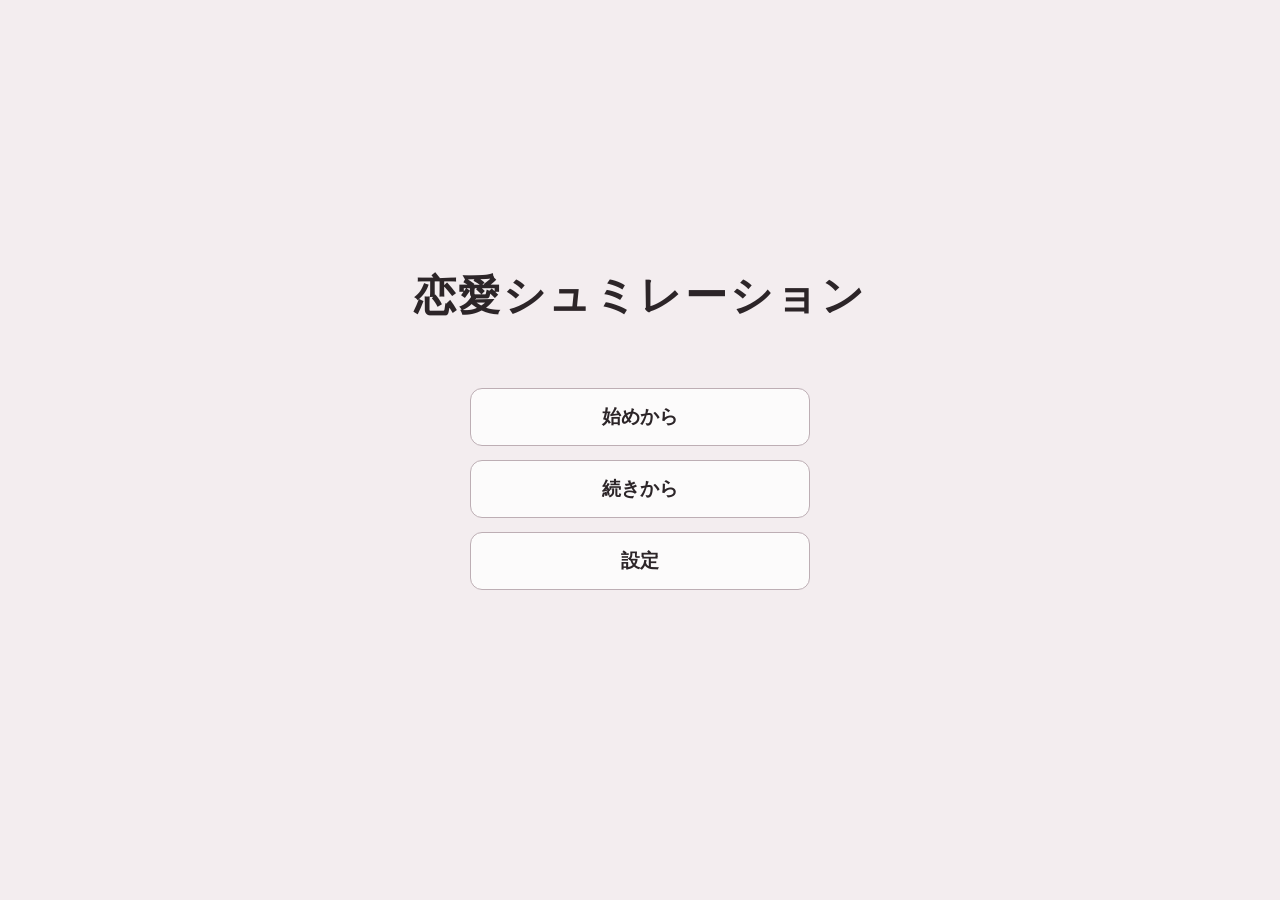
<file: simulation/simulation.html>
<!DOCTYPE html>
<html lang="ja">
<head>
  <meta charset="UTF-8">
  <meta name="viewport" content="width=device-width, initial-scale=1.0, viewport-fit=cover">
  <meta name="theme-color" content="#f3edef">
  <title>恋愛シュミレーション</title>
  <style>
    *{box-sizing:border-box}
    html,body{margin:0;width:100%;min-height:100%;background:#f3edef;color:#2c2528;font-family:-apple-system,BlinkMacSystemFont,"Segoe UI","Hiragino Sans","Yu Gothic",sans-serif}
    body{min-height:100dvh;overflow:hidden}
    button,input{font:inherit}
    button{-webkit-tap-highlight-color:transparent}
    .screen{width:min(100%,520px);height:100dvh;margin:0 auto;padding:max(24px,env(safe-area-inset-top)) 24px max(24px,env(safe-area-inset-bottom));display:grid;grid-template-rows:1fr auto 1fr}
    .title-area{grid-row:2;width:100%;display:flex;flex-direction:column;align-items:center}
    .title{margin:0 0 64px;text-align:center;font-size:clamp(30px,8vw,42px);font-weight:600;letter-spacing:.06em;line-height:1.35}
    .menu{width:min(100%,340px);display:flex;flex-direction:column;gap:14px}
    .menu-button{width:100%;min-height:58px;padding:14px 18px;border:1px solid #bdaeb4;border-radius:12px;background:rgba(255,255,255,.78);color:#2c2528;font-size:19px;font-weight:600;cursor:pointer}
    .menu-button:active{transform:scale(.985);background:#e8dfe2}
    .menu-button:disabled{opacity:.55;cursor:default}
    .status{width:min(100%,340px);min-height:24px;margin:18px auto 0;text-align:center;font-size:14px;line-height:1.55;color:#6e6066}
    .status[data-kind="error"],.settings-status[data-kind="error"]{color:#8f3333}
    .status[data-kind="success"],.settings-status[data-kind="success"]{color:#35613f}
    dialog{width:min(calc(100% - 32px),460px);max-height:min(78dvh,680px);padding:0;border:1px solid #cdbfc4;border-radius:18px;background:#faf7f8;color:#2c2528;box-shadow:0 18px 55px rgba(41,29,34,.24)}
    dialog::backdrop{background:rgba(31,23,26,.42)}
    .settings-panel,.load-panel{padding:24px}
    .settings-title,.load-title{margin:0 0 26px;font-size:24px;text-align:center}
    .field-label{display:block;margin-bottom:8px;font-size:15px;font-weight:600}
    .token-input{width:100%;min-height:48px;padding:10px 12px;border:1px solid #bcaeb3;border-radius:9px;background:#fff;color:#2c2528;font-size:16px}
    .settings-actions{display:grid;grid-template-columns:repeat(2,minmax(0,1fr));gap:10px;margin-top:16px}
    .settings-actions button,.load-close{min-height:44px;border:1px solid #bcaeb3;border-radius:9px;background:#fff;color:#2c2528;font-size:15px;cursor:pointer}
    .settings-actions button:active,.load-close:active{background:#e8dfe2}
    .settings-actions button:disabled{opacity:.55}
    .settings-status{min-height:44px;margin:16px 0 0;font-size:14px;line-height:1.55;color:#6e6066}
    .load-list{display:grid;gap:12px;max-height:48dvh;overflow-y:auto;-webkit-overflow-scrolling:touch}
    .save-card{width:100%;padding:16px;border:1px solid #d6c9ce;border-radius:12px;background:#fff;color:#2c2528;text-align:left;cursor:pointer}
    .save-card:active{background:#eee5e8}
    .save-card:disabled{opacity:.55}
    .save-card-title{display:block;font-size:17px;font-weight:700;line-height:1.45}
    .save-card-date{display:block;margin-top:7px;color:#7b6d73;font-size:12px}
    .load-empty{padding:24px 8px;text-align:center;color:#74676c;font-size:14px}
    .load-close{width:100%;margin-top:18px}
  </style>
  <link rel="stylesheet" href="css/simulation_slots.css?v=20261018-file-import">
</head>
<body>
  <main class="screen">
    <section class="title-area" aria-labelledby="titleText">
      <h1 class="title" id="titleText"></h1>
      <nav class="menu" aria-label="タイトルメニュー">
        <button class="menu-button" id="startButton" type="button"></button>
        <button class="menu-button" id="continueButton" type="button"></button>
        <button class="menu-button" id="settingsButton" type="button"></button>
      </nav>
      <p class="status" id="statusText" aria-live="polite"></p>
    </section>
  </main>

  <dialog id="settingsDialog">
    <div class="settings-panel">
      <h2 class="settings-title" id="settingsTitle"></h2>
      <label class="field-label" id="tokenLabel" for="tokenInput"></label>
      <input class="token-input" id="tokenInput" type="password" inputmode="text" autocomplete="off" spellcheck="false">
      <div class="settings-actions">
        <button id="saveTokenButton" type="button"></button>
        <button id="checkTokenButton" type="button"></button>
        <button id="deleteTokenButton" type="button"></button>
        <button id="closeSettingsButton" type="button"></button>
      </div>
      <p class="settings-status" id="settingsStatus" aria-live="polite"></p>
    </div>
  </dialog>

  <dialog id="loadDialog">
    <div class="load-panel">
      <h2 class="load-title">続きから</h2>
      <div class="load-list" id="loadList"></div>
      <button class="load-close" id="closeLoadButton" type="button">閉じる</button>
    </div>
  </dialog>

  <script src="../js/renaigame_policy.js?v=20261023-input-response"></script>
  <script src="js/simulation_save.js?v=20261023-input-response"></script>
  <script src="js/simulation_slots.js?v=20261018-file-import"></script>
  <script src="js/simulation_title.js?v=20261013-single-save"></script>
</body>
</html>
</file>
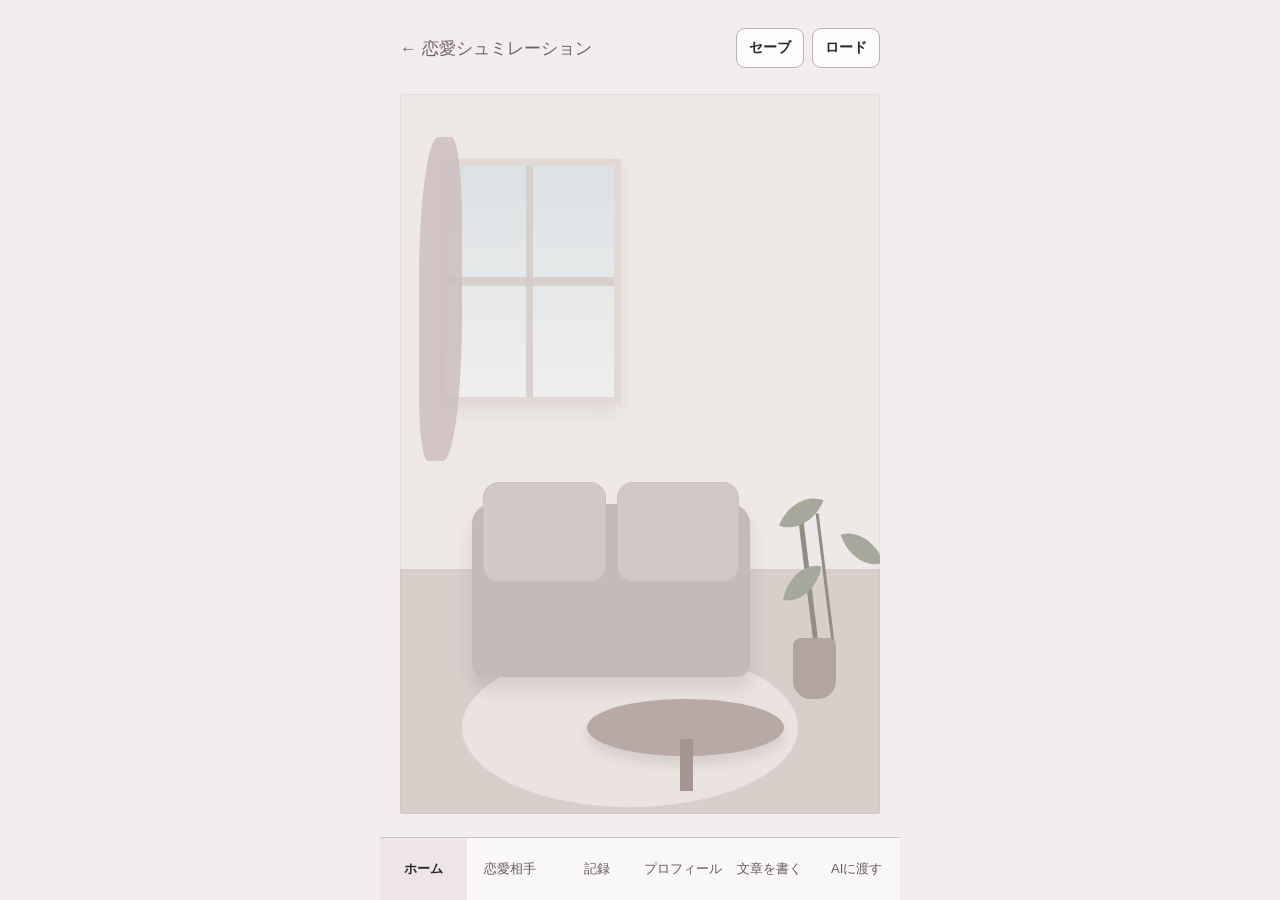
<file: simulation/simulation_new.html>
<!DOCTYPE html>
<html lang="ja">
<head>
  <meta charset="UTF-8">
  <meta name="viewport" content="width=device-width, initial-scale=1.0, viewport-fit=cover">
  <title>恋愛シュミレーション</title>
  <meta http-equiv="Cache-Control" content="no-cache, no-store, must-revalidate">
  <meta http-equiv="Pragma" content="no-cache">
  <meta http-equiv="Expires" content="0">
  <link rel="stylesheet" href="css/simulation_handoff.css?v=20261013-chapter-files">

  <style>
    * {
      box-sizing: border-box;
    }

    html,
    body {
      margin: 0;
      width: 100%;
      min-height: 100%;
    }

    body {
      min-height: 100dvh;
      background: #f3edef;
      color: #2c2528;
      font-family:
        -apple-system,
        BlinkMacSystemFont,
        "Segoe UI",
        "Hiragino Sans",
        "Yu Gothic",
        sans-serif;
    }

    button,
    input,
    textarea {
      font: inherit;
    }

    button {
      -webkit-tap-highlight-color: transparent;
    }

    .page {
      width: 100%;
      max-width: 520px;
      height: 100dvh;
      margin: 0 auto;
      padding:
        max(24px, env(safe-area-inset-top))
        20px
        calc(86px + env(safe-area-inset-bottom));
      display: flex;
      flex-direction: column;
      overflow: hidden;
    }

    .top-bar {
      display: flex;
      align-items: center;
      justify-content: space-between;
      gap: 12px;
      flex: 0 0 auto;
    }

    .back-link {
      display: inline-flex;
      align-items: center;
      min-height: 48px;
      color: #6e6066;
      text-decoration: none;
      font-size: 17px;
    }

    .save-load {
      display: flex;
      gap: 8px;
      flex-shrink: 0;
    }

    .save-load button {
      min-height: 40px;
      padding: 8px 12px;
      border: 1px solid #bdaeb4;
      border-radius: 9px;
      background: rgba(255, 255, 255, 0.88);
      color: #2c2528;
      font-size: 14px;
      font-weight: 700;
      cursor: pointer;
    }

    .save-load button:active {
      background: #e8dfe2;
    }

    .save-load button:disabled {
      opacity: 0.55;
    }

    #app {
      width: 100%;
      flex: 1 1 auto;
      min-height: 0;
      margin-top: 22px;
      overflow: hidden;
    }

    .home-visual {
      width: 100%;
      height: 100%;
      overflow: hidden;
      border-radius: 2px;
    }

    .home-character-image {
      display: block;
      width: 100%;
      height: 100%;
      object-fit: contain;
      object-position: center center;
    }

    .room-scene {
      position: relative;
      width: 100%;
      height: 100%;
      min-height: 360px;
      overflow: hidden;
      background:
        linear-gradient(to bottom, #eee8e6 0 66%, #d8ceca 66% 100%);
      box-shadow: inset 0 0 0 1px rgba(118, 100, 106, 0.08);
    }

    .room-window {
      position: absolute;
      top: 9%;
      left: 8%;
      width: 38%;
      height: 34%;
      border: 7px solid #e2d9d6;
      background:
        linear-gradient(90deg, transparent 48%, rgba(213, 202, 198, 0.8) 48% 52%, transparent 52%),
        linear-gradient(transparent 48%, rgba(213, 202, 198, 0.8) 48% 52%, transparent 52%),
        linear-gradient(#dbe2e4, #f0eeee);
      box-shadow: 0 8px 16px rgba(71, 56, 61, 0.08);
    }

    .room-curtain {
      position: absolute;
      top: 6%;
      left: 4%;
      width: 9%;
      height: 45%;
      border-radius: 45% 25% 45% 20%;
      background: rgba(204, 190, 188, 0.82);
      box-shadow: 38vw 0 0 rgba(204, 190, 188, 0.72);
    }

    .room-sofa {
      position: absolute;
      left: 15%;
      bottom: 19%;
      width: 58%;
      height: 24%;
      border-radius: 20px 20px 13px 13px;
      background: #c6bab8;
      box-shadow: 0 12px 18px rgba(72, 57, 61, 0.13);
    }

    .room-sofa::before,
    .room-sofa::after {
      content: "";
      position: absolute;
      top: -13%;
      width: 44%;
      height: 58%;
      border-radius: 16px;
      background: #d3c8c5;
      box-shadow: inset 0 0 0 1px rgba(88, 68, 74, 0.06);
    }

    .room-sofa::before {
      left: 4%;
    }

    .room-sofa::after {
      right: 4%;
    }

    .room-table {
      position: absolute;
      left: 39%;
      bottom: 8%;
      width: 41%;
      height: 8%;
      border-radius: 50%;
      background: #b8a9a5;
      box-shadow: 0 8px 12px rgba(74, 59, 63, 0.12);
    }

    .room-table::after {
      content: "";
      position: absolute;
      left: 47%;
      top: 70%;
      width: 7%;
      height: 90%;
      background: #a69692;
    }

    .room-rug {
      position: absolute;
      left: 13%;
      bottom: 1%;
      width: 70%;
      height: 22%;
      border-radius: 50%;
      background: rgba(239, 232, 229, 0.82);
    }

    .room-plant {
      position: absolute;
      right: 7%;
      bottom: 16%;
      width: 13%;
      height: 28%;
    }

    .room-plant::before {
      content: "";
      position: absolute;
      left: 36%;
      bottom: 25%;
      width: 8%;
      height: 65%;
      background: #938d83;
      transform: rotate(-7deg);
      box-shadow: 17px -3px 0 -1px #938d83;
    }

    .room-plant::after {
      content: "";
      position: absolute;
      left: 15%;
      bottom: 0;
      width: 68%;
      height: 30%;
      border-radius: 8px 8px 18px 18px;
      background: #b3a49f;
    }

    .room-leaf {
      position: absolute;
      width: 52%;
      height: 20%;
      border-radius: 100% 0 100% 0;
      background: #a7a89c;
      transform-origin: right center;
    }

    .room-leaf.one {
      top: 1%;
      left: 0;
      transform: rotate(22deg);
    }

    .room-leaf.two {
      top: 18%;
      right: 0;
      transform: scaleX(-1) rotate(18deg);
    }

    .room-leaf.three {
      top: 34%;
      left: 3%;
      transform: rotate(10deg);
    }

    .content-panel {
      width: 100%;
      height: 100%;
      padding: 26px 22px;
      border: 1px solid #cdbfc4;
      border-radius: 14px;
      background: #faf7f8;
      overflow-y: auto;
      -webkit-overflow-scrolling: touch;
    }

    .content-panel h2 {
      margin: 0 0 24px;
      font-size: 30px;
    }

    .panel-note {
      margin: -12px 0 22px;
      color: #766970;
      font-size: 14px;
      line-height: 1.6;
    }

    .target-list {
      display: grid;
      gap: 14px;
    }

    .target-card {
      width: 100%;
      min-height: 118px;
      padding: 10px;
      display: grid;
      grid-template-columns: 88px 1fr;
      gap: 14px;
      align-items: center;
      border: 1px solid #d4c8cc;
      border-radius: 14px;
      background: #fff;
      color: #2c2528;
      text-align: left;
      cursor: pointer;
    }

    .target-card:active {
      transform: scale(0.99);
      background: #f2ebed;
    }

    .target-card.selected {
      border-color: #8b777f;
      box-shadow: inset 0 0 0 1px #8b777f;
    }

    .target-thumb {
      width: 88px;
      height: 96px;
      overflow: hidden;
      border-radius: 10px;
      background: #eee7e8;
    }

    .target-thumb img {
      display: block;
      width: 100%;
      height: 100%;
      object-fit: cover;
      object-position: center top;
    }

    .target-room-thumb {
      position: relative;
      width: 88px;
      height: 96px;
      overflow: hidden;
      border-radius: 10px;
      background: linear-gradient(to bottom, #eee8e6 0 66%, #d8ceca 66% 100%);
    }

    .target-room-thumb::before {
      content: "";
      position: absolute;
      left: 12px;
      bottom: 18px;
      width: 50px;
      height: 27px;
      border-radius: 8px 8px 5px 5px;
      background: #c6bab8;
    }

    .target-room-thumb::after {
      content: "";
      position: absolute;
      right: 9px;
      top: 13px;
      width: 27px;
      height: 30px;
      border: 3px solid #ded4d1;
      background: #dfe4e5;
    }

    .target-name {
      margin: 0 0 7px;
      font-size: 19px;
      font-weight: 700;
    }

    .target-meta {
      margin: 0;
      color: #73666c;
      font-size: 13px;
      line-height: 1.55;
    }

    .target-status {
      margin-top: 7px;
      font-size: 12px;
      font-weight: 700;
      color: #6d5961;
    }

    .profile-field {
      margin-bottom: 22px;
    }

    .profile-field label {
      display: block;
      margin-bottom: 8px;
      font-size: 17px;
      font-weight: 700;
    }

    .profile-field input,
    .profile-field textarea {
      width: 100%;
      border: 1px solid #bdaeb4;
      border-radius: 10px;
      background: #fff;
      color: #2c2528;
      font-size: 17px;
      outline: none;
    }

    .profile-field input {
      min-height: 50px;
      padding: 10px 12px;
    }

    .profile-field textarea {
      min-height: 240px;
      padding: 12px;
      line-height: 1.6;
      resize: vertical;
    }

    .profile-field input:focus,
    .profile-field textarea:focus {
      border-color: #75666c;
    }

    .record-list {
      display: grid;
      gap: 18px;
    }

    .record-entry {
      padding: 18px;
      border: 1px solid #d8cdd1;
      border-radius: 12px;
      background: #fff;
    }

    .record-entry h3 {
      margin: 0;
      font-size: 22px;
    }

    .record-date {
      margin-top: 4px;
      color: #7d7075;
      font-size: 13px;
    }

    .record-block {
      margin-top: 18px;
    }

    .record-label {
      margin-bottom: 7px;
      font-size: 14px;
      font-weight: 700;
      color: #65585e;
    }

    .record-text {
      white-space: pre-wrap;
      line-height: 1.75;
      font-size: 16px;
    }

    .record-summary {
      padding-top: 14px;
      border-top: 1px solid #eee5e8;
    }

    .bottom-nav {
      position: fixed;
      left: 50%;
      bottom: 0;
      transform: translateX(-50%);
      width: min(100%, 520px);
      padding-bottom: env(safe-area-inset-bottom);
      display: grid;
      grid-template-columns: repeat(6, minmax(0, 1fr));
      background: #faf7f8;
      border-top: 1px solid #cdbfc4;
      z-index: 20;
    }

    .bottom-nav button {
      min-width: 0;
      min-height: 62px;
      padding: 10px 4px;
      border: 0;
      background: transparent;
      color: #65585e;
      font: inherit;
      font-size: clamp(10px, 2.7vw, 13px);
      cursor: pointer;
    }

    .bottom-nav button.active {
      color: #2c2528;
      font-weight: 700;
      background: #eee5e8;
    }

    .writing-field label {
      display: block;
      font-size: 16px;
      font-weight: 700;
      margin: 0 0 8px;
    }

    .writing-field textarea {
      display: block;
      width: 100%;
      height: clamp(240px, 42dvh, 430px);
      padding: 14px;
      border: 1px solid #bdaeb4;
      border-radius: 10px;
      background: #fff;
      color: #2c2528;
      font-size: 16px;
      line-height: 1.7;
      resize: vertical;
      -webkit-user-select: text;
      user-select: text;
    }

    .writing-field textarea:focus {
      outline: 2px solid #75666c;
      outline-offset: 1px;
    }

    .writing-actions {
      display: flex;
      gap: 10px;
      margin-top: 14px;
    }

    .writing-actions button {
      flex: 1;
      min-height: 48px;
      padding: 10px;
      border: 1px solid #bdaeb4;
      border-radius: 10px;
      background: #fff;
      color: #2c2528;
      font-size: 15px;
      font-weight: 700;
    }

    .writing-status {
      min-height: 24px;
      font-size: 13px;
      line-height: 1.6;
      color: #65585e;
    }

    .record-panel {
      position: fixed; z-index: 10;
      top: max(10px, env(safe-area-inset-top));
      bottom: calc(70px + env(safe-area-inset-bottom));
      left: 50%; transform: translateX(-50%);
      width: min(calc(100% - 16px), 504px); height: auto;
      padding: 16px 10px 10px; display: flex; flex-direction: column; overflow: hidden;
    }
    .record-panel h2 { margin: 0 0 12px; font-size: 24px; }
    .record-reader { position: relative; display: flex; flex: 1; min-height: 0; overflow: hidden; }
    .record-scroll { width: 100%; min-width: 0; overflow-y: auto; overscroll-behavior: contain; -webkit-overflow-scrolling: touch; }
    .record-panel .record-entry { padding: 12px 10px; }
    .record-panel .record-entry h3 { font-size: 21px; }
    .record-panel .record-text { overflow-wrap: anywhere; }
    .record-toc {
      position: absolute; z-index: 2; top: 0; right: 0; bottom: 0; width: 116px;
      min-height: 0; overflow-y: auto; border-left: 1px solid #ded3d8; padding: 12px 8px;
      background: #faf7f8; box-shadow: -4px 0 12px #2c25281f; overscroll-behavior: contain;
      transform: translateX(100%); visibility: hidden; pointer-events: none;
      transition: transform 180ms ease, visibility 180ms;
    }
    .record-toc-toggle {
      position: absolute; z-index: 3; top: 12px; right: 0; width: 28px; min-height: 48px;
      padding: 0; border: 1px solid #bdaeb4; border-right: 0; border-radius: 9px 0 0 9px;
      background: #faf7f8; color: #65585e; font-size: 14px; cursor: pointer;
      transition: right 180ms ease;
    }
    .record-toc-toggle:focus-visible { outline: 2px solid #75666c; outline-offset: -3px; }
    .record-reader.toc-open .record-toc { transform: translateX(0); visibility: visible; pointer-events: auto; }
    .record-reader.toc-open .record-toc-toggle { right: 116px; }
    @media (prefers-reduced-motion: reduce) {
      .record-toc, .record-toc-toggle { transition: none; }
    }
    .record-toc h3 { margin: 0 0 8px; font-size: 13px; text-align: center; }
    .record-pages { display: grid; gap: 8px; }
    .record-page-button { min-height: 48px; width: 100%; padding: 8px 2px; border: 1px solid #d8cdd1; border-radius: 8px; background: #fff; color: #65585e; cursor: pointer; }
    .record-page-range { display: block; font-size: 11px; white-space: nowrap; font-variant-numeric: tabular-nums; }
    .record-page-button.selected { border-color: #8b777f; background: #eee5e8; color: #2c2528; font-weight: 700; }
    .record-page-button:focus-visible { outline: 2px solid #75666c; outline-offset: -2px; }
    .record-new { display: block; margin-top: 4px; color: #8b4966; font-size: 10px; font-weight: 700; }

    .import-save { width:100%; margin-top:16px; min-height:48px; padding:12px; border:1px solid #8b777f; border-radius:10px; background:#eee5e8; color:#30282c; font-weight:bold; }
    .import-save:disabled { opacity:.5; }
    .import-preview p, .import-preview pre { white-space:pre-wrap; overflow-wrap:anywhere; }
    .import-preview pre { font:inherit; font-size:14px; }
    .simulation-slot-dialog input[type=file] { width:100%; min-height:44px; }
    .simulation-slot-dialog .import-json { width:100%; min-height:120px; max-height:34vh; resize:vertical; padding:12px; border:1px solid #bdaeb4; border-radius:8px; background:#fff; font:13px/1.5 ui-monospace, SFMono-Regular, monospace; box-sizing:border-box; }
    .simulation-slot-dialog .import-paste { display:block; width:100%; min-height:44px; margin:8px 0 16px; padding:8px 12px; border:1px solid #8b777f; border-radius:9px; color:#30282c; background:#eee5e8; font-weight:700; }
  </style>
  <link rel="stylesheet" href="css/simulation_slots.css?v=20261018-file-import">
</head>
<body>
  <main class="page">
    <div class="top-bar">
      <a class="back-link" href="simulation.html">← 恋愛シュミレーション</a>
      <div class="save-load">
        <button id="saveButton" type="button">セーブ</button>
        <button id="loadButton" type="button">ロード</button>
      </div>
    </div>

    <section id="app"></section>
  </main>

  <nav class="bottom-nav" aria-label="メインメニュー">
    <button id="homeButton" class="active" type="button">ホーム</button>
    <button id="romanceButton" type="button">恋愛相手</button>
    <button id="recordButton" type="button">記録</button>
    <button id="profileButton" type="button">プロフィール</button>
    <button id="writeButton" type="button">文章を書く</button>
  </nav>

  <script src="../js/renaigame_policy.js?v=20261023-input-response"></script>
  <script src="js/character_settings_validator.js?v=20261017-male-romance"></script>
  <script src="js/ai_turn_engine.js?v=20261023-input-response"></script>
  <script src="js/simulation_characters.js?v=20261023-input-response"></script>
  <script src="js/simulation_save.js?v=20261023-input-response"></script>
  <script src="js/simulation_import.js?v=20261023-input-response"></script>
  <script src="js/simulation_slots.js?v=20261018-file-import"></script>
  <script src="js/simulation_record.js?v=20261014-unassigned-import"></script>
  <script>
    const PROFILE_KEY = 'renaigame_simulation_profile_v1';

    const saveButton = document.getElementById('saveButton');
    const loadButton = document.getElementById('loadButton');
    const homeButton = document.getElementById('homeButton');
    const romanceButton = document.getElementById('romanceButton');
    const recordButton = document.getElementById('recordButton');
    const profileButton = document.getElementById('profileButton');
    const writeButton = document.getElementById('writeButton');
    const app = document.getElementById('app');

    function readProfile() {
      try {
        const saved = JSON.parse(localStorage.getItem(PROFILE_KEY) || '{}');
        return {
          name: typeof saved.name === 'string' ? saved.name : '',
          age: typeof saved.age === 'string' ? saved.age : '',
          free: typeof saved.free === 'string' ? saved.free : ''
        };
      } catch (_) {
        return { name: '', age: '', free: '' };
      }
    }

    function writeProfile(profile) {
      localStorage.setItem(PROFILE_KEY, JSON.stringify(profile));
    }

    function setActiveNav(button) {
      document.querySelectorAll('.bottom-nav button').forEach((item) => {
        item.classList.toggle('active', item === button);
      });
    }

    function renderRoom() {
      app.innerHTML = `
        <div class="home-visual" aria-label="部屋">
          <div class="room-scene" aria-hidden="true">
            <div class="room-window"></div>
            <div class="room-curtain"></div>
            <div class="room-rug"></div>
            <div class="room-sofa"></div>
            <div class="room-table"></div>
            <div class="room-plant">
              <span class="room-leaf one"></span>
              <span class="room-leaf two"></span>
              <span class="room-leaf three"></span>
            </div>
          </div>
        </div>
      `;
    }

    function showHome() {
      const character = RenaiGameCharacters.getSelected();
      const asset = RenaiGameCharacters.getHomeAsset(character);

      app.innerHTML = '';
      if (character && asset) {
        const visual = document.createElement('div');
        visual.className = 'home-visual';

        const image = document.createElement('img');
        image.className = 'home-character-image';
        image.src = asset;
        image.alt = character.name || '恋愛相手';

        visual.appendChild(image);
        app.appendChild(visual);
      } else {
        renderRoom();
      }

      setActiveNav(homeButton);
    }

    function makeTargetCard(character, selectedId) {
      const button = document.createElement('button');
      button.type = 'button';
      button.className = 'target-card';
      if (character.id === selectedId) button.classList.add('selected');
      button.setAttribute('aria-pressed', String(character.id === selectedId));

      const thumb = document.createElement('div');
      thumb.className = 'target-thumb';
      const asset = RenaiGameCharacters.getHomeAsset(character);
      if (asset) {
        const image = document.createElement('img');
        image.src = asset;
        image.alt = '';
        thumb.appendChild(image);
      }

      const text = document.createElement('div');
      const name = document.createElement('p');
      name.className = 'target-name';
      name.textContent = character.name || '名前未設定';
      text.appendChild(name);

      const meta = document.createElement('p');
      meta.className = 'target-meta';
      const age = character.common && character.common.age ? `年齢 ${character.common.age}` : '';
      const occupation = character.common && character.common.occupation ? character.common.occupation : '';
      meta.textContent = [age, occupation].filter(Boolean).join(' / ');
      text.appendChild(meta);

      const status = document.createElement('div');
      status.className = 'target-status';
      status.textContent = character.id === selectedId ? '選択中' : 'タップして選択';
      text.appendChild(status);

      button.appendChild(thumb);
      button.appendChild(text);
      button.addEventListener('click', () => {
        RenaiGameCharacters.setSelectedId(character.id);
        showHome();
      });

      return button;
    }

    function showRomanceTargets() {
      const selectedId = RenaiGameCharacters.getSelectedId();
      app.innerHTML = `
        <section class="content-panel" aria-labelledby="romanceTitle">
          <h2 id="romanceTitle">恋愛相手</h2>
          <p class="panel-note">カードをタップして恋愛相手を選びます。「AIに渡す」の画面内でも選べます。</p>
          <p class="panel-note" id="targetCount" aria-live="polite"></p>
          <div class="target-list" id="targetList"></div>
        </section>
      `;

      const list = document.getElementById('targetList');
      const allTargets = RenaiGameCharacters.getAll();
      document.getElementById('targetCount').textContent = `登録済みの恋愛相手：${allTargets.length}人（新しい人物から表示）`;

      const roomButton = document.createElement('button');
      roomButton.type = 'button';
      roomButton.className = 'target-card';
      if (!selectedId) roomButton.classList.add('selected');
      roomButton.innerHTML = `
        <div class="target-room-thumb" aria-hidden="true"></div>
        <div>
          <p class="target-name">部屋</p>
          <p class="target-meta">恋愛相手を表示しない通常のホーム画面</p>
          ${!selectedId ? '<div class="target-status">選択中</div>' : ''}
        </div>
      `;
      roomButton.addEventListener('click', () => {
        RenaiGameCharacters.clearSelected();
        showHome();
      });
      list.appendChild(roomButton);

      allTargets.forEach((character) => {
        list.appendChild(makeTargetCard(character, selectedId));
      });

      setActiveNav(romanceButton);
    }

    function showProfile() {
      const profile = readProfile();
      app.innerHTML = `
        <section class="content-panel" aria-labelledby="profileTitle">
          <h2 id="profileTitle">プロフィール</h2>

          <div class="profile-field">
            <label for="profileName">名前</label>
            <input id="profileName" type="text" autocomplete="name">
          </div>

          <div class="profile-field">
            <label for="profileAge">年齢</label>
            <input id="profileAge" type="text" inputmode="numeric">
          </div>

          <div class="profile-field">
            <label for="profileFree">自由</label>
            <textarea id="profileFree"></textarea>
          </div>
        </section>
      `;

      const nameInput = document.getElementById('profileName');
      const ageInput = document.getElementById('profileAge');
      const freeInput = document.getElementById('profileFree');

      nameInput.value = profile.name;
      ageInput.value = profile.age;
      freeInput.value = profile.free;

      const saveProfile = () => {
        writeProfile({
          name: nameInput.value,
          age: ageInput.value,
          free: freeInput.value
        });
      };

      nameInput.addEventListener('input', saveProfile);
      ageInput.addEventListener('input', saveProfile);
      freeInput.addEventListener('input', saveProfile);

      setActiveNav(profileButton);
    }

    const DRAFT_PREFIX = 'renaigame_simulation_protagonist_draft_v1:';

    function draftKey() {
      const selected = RenaiGameCharacters.getSelectedId() || '__unassigned__';
      const session = RenaiGameRecord.ensureSession();
      if (!session || !session.id) return null;
      return DRAFT_PREFIX + session.id + ':' + selected;
    }

    function readDraft() {
      const key = draftKey();
      return key ? (localStorage.getItem(key) || '') : '';
    }

    function writeDraft(text) {
      const key = draftKey();
      if (!key) throw new Error('現在のスロットを読み直してください。');
      localStorage.setItem(key, text);
    }

    // This is only a local, editable draft. It never writes Chapter records or GitHub saves.
    window.RenaiGameDraft = Object.freeze({ read: readDraft });

    function showWriting() {
      app.innerHTML = `
        <section class="content-panel" aria-labelledby="writingTitle">
          <h2 id="writingTitle">主人公の文章</h2>
          <p class="panel-note">主人公の台詞や行動を自由に書けます。下書きはこの端末内に保存されます。記録やGitHubのセーブには自動保存されません。</p>
          <div class="writing-field">
            <label for="protagonistWriting">入力欄</label>
            <textarea id="protagonistWriting" placeholder="ここに主人公の台詞・行動を書いてください。" spellcheck="false"></textarea>
          </div>
          <div class="writing-actions">
            <button id="writingCopy" type="button">文章をコピー</button>
            <button id="writingHandoff" type="button">AIに渡す</button>
          </div>
          <p class="writing-status" id="writingStatus" role="status" aria-live="polite"></p>
        </section>
      `;

      const input = document.getElementById('protagonistWriting');
      const status = document.getElementById('writingStatus');
      input.value = readDraft();
      input.addEventListener('input', () => {
        try {
          writeDraft(input.value);
          status.textContent = '端末内に下書きを保持しました。';
        } catch (error) {
          status.textContent = error.message || '下書きを保持できませんでした。';
        }
      });

      document.getElementById('writingCopy').addEventListener('click', async () => {
        if (!input.value.trim()) {
          status.textContent = '文章を入力してください。';
          return;
        }
        input.focus();
        input.select();
        input.setSelectionRange(0, input.value.length);
        try {
          if (typeof document.execCommand === 'function' && document.execCommand('copy')) {
            status.textContent = '主人公の文章をコピーしました。ChatGPTへ貼り付けてください。';
            return;
          }
        } catch (_) {}
        try {
          if (!navigator.clipboard || !navigator.clipboard.writeText) throw new Error('clipboard');
          await navigator.clipboard.writeText(input.value);
          status.textContent = '主人公の文章をコピーしました。ChatGPTへ貼り付けてください。';
        } catch (_) {
          input.focus();
          input.select();
          input.setSelectionRange(0, input.value.length);
          status.textContent = '文章を選択しました。長押しして「コピー」を選んでください。';
        }
      });

      document.getElementById('writingHandoff').addEventListener('click', () => {
        const button = document.querySelector('.handoff-open');
        if (button) button.click();
        else status.textContent = '「AIに渡す」の読み込みが完了していません。';
      });

      setActiveNav(writeButton);
    }

    homeButton.addEventListener('click', showHome);
    romanceButton.addEventListener('click', showRomanceTargets);

    recordButton.addEventListener('click', async () => {
      setActiveNav(recordButton);
      await RenaiGameRecord.render(app);
    });

    profileButton.addEventListener('click', showProfile);
    writeButton.addEventListener('click', showWriting);

    window.addEventListener('renaigame:handoff-selection', () => {
      if (romanceButton.classList.contains('active')) showRomanceTargets();
      else if (homeButton.classList.contains('active')) showHome();
      else if (writeButton.classList.contains('active')) showWriting();
    });

    function slotOptions() {
      return {
        readState: () => ({
          version: 2, game: 'simulation', page: 'simulation_new.html',
          state: { profile: readProfile(), selectedCharacterId: RenaiGameCharacters.getSelectedId() }
        }),
        onLoaded: save => {
          if (save.state && save.state.profile) writeProfile(save.state.profile);
          if (save.state && save.state.selectedCharacterId) RenaiGameCharacters.setSelectedId(save.state.selectedCharacterId);
          else RenaiGameCharacters.clearSelected();
          location.href = save.page;
        }
      };
    }
    window.addEventListener('renaigame:import-chapter', () => RenaiGameImport.open());
    saveButton.addEventListener('click', () => RenaiGameSlots.open('save', slotOptions()));
    loadButton.addEventListener('click', () => RenaiGameSlots.open('load', slotOptions()));

    async function init() {
      try {
        await RenaiGameCharacters.loadAll();
        showHome();
      } catch (error) {
        app.innerHTML = `
          <section class="content-panel">
            <h2>読み込みエラー</h2>
            <p>${error.message || '恋愛相手のデータを読み込めませんでした。'}</p>
          </section>
        `;
      }
    }

    init();
  </script>
  <script src="js/simulation_handoff.js?v=20261023-input-response"></script>
</body>
</html>
</file>
<file: simulation-lite/style.css>
:root { color-scheme:light; font-family:-apple-system,BlinkMacSystemFont,"Hiragino Sans","Yu Gothic",sans-serif; color:#332b30; background:#f4eff1; }
* { box-sizing:border-box; }
html { scroll-padding-top:16px; }
body { margin:0; font-size:16px; line-height:1.75; }
main { max-width:640px; margin:auto; padding:max(12px,env(safe-area-inset-top)) 14px calc(88px + env(safe-area-inset-bottom)); }
header { padding:8px 2px 0; }
header>span { float:right; font-size:12px; padding:2px 10px; border:1px solid #c5b3bc; border-radius:20px; }
h1 { margin:12px 0 4px; font-weight:600; font-size:clamp(21px,5.5vw,27px); letter-spacing:.03em; }
header p { margin:0; color:#806e78; font-size:14px; }
a { color:#764b62; text-underline-offset:3px; }
h2 { font-size:19px; margin:0 0 10px; }
fieldset { padding:0; margin:0; border:0; min-width:0; }
.panel { background:#fffcfd; border:1px solid #deced6; border-radius:14px; padding:16px; margin:12px 0; min-width:0; }
label { display:block; font-size:14px; font-weight:600; margin:12px 0 6px; }
input,select,textarea,button { font:inherit; color:inherit; }
input,select,textarea { width:100%; max-width:100%; padding:10px 12px; border:1px solid #bdaab4; border-radius:8px; background:white; font-size:16px; }
textarea { display:block; resize:vertical; line-height:1.65; }
button { min-height:46px; background:white; border:1px solid #bdaab4; border-radius:8px; padding:10px 16px; cursor:pointer; margin:14px 4px 4px 0; }
button:disabled { opacity:.5; cursor:default; }
button:active { background:#eee4e9; }
.primary { display:block; width:100%; background:#79536a; color:white; border-color:#79536a; font-weight:600; }
.primary:active { background:#654358; }
summary { cursor:pointer; padding:8px 0; font-weight:600; }
.note { font-size:13px; color:#796b73; }
#status { min-height:28px; margin:8px 0; padding:4px 2px; font-size:14px; overflow-wrap:anywhere; }
#status[data-error="true"] { color:#9c3150; }
.prose { white-space:pre-wrap; overflow-wrap:anywhere; }
.record { border-top:1px solid #e2d6dd; margin-top:20px; padding-top:12px; }
.record h3 { font-size:17px; }
.record-label { color:#806e78; font-size:13px; margin:12px 0 3px; }
.record p { margin-top:0; }
footer { display:flex; justify-content:space-between; padding:12px 2px; font-size:14px; }
.bottom-nav { position:fixed; bottom:0; left:0; right:0; display:grid; grid-template-columns:repeat(5,minmax(0,1fr)); gap:2px; padding:6px max(4px,env(safe-area-inset-left)) calc(6px + env(safe-area-inset-bottom)); background:#fffcfd; border-top:1px solid #deced6; z-index:3; }
.bottom-nav a { padding:8px 0; font-size:clamp(10px,2.9vw,12px); text-decoration:none; min-height:48px; display:flex; align-items:center; justify-content:center; text-align:center; white-space:nowrap; border-radius:8px; }
.bottom-nav a[aria-current="page"] { background:#79536a; color:white; font-weight:600; }
#pairName { overflow-wrap:anywhere; }
#playInfo { margin:0 0 12px; }
#draft { min-height:100px; }
#prompt { max-height:40vh; }
:focus-visible { outline:3px solid #b680a0; outline-offset:3px; }
[hidden] { display:none !important; }
</file>
<file: simulation/css/simulation_slots.css>
.simulation-slot-dialog { width: min(92vw, 440px); max-height: 82dvh; box-sizing: border-box; overflow-y: auto; border: 1px solid #cbbdc4; border-radius: 16px; padding: 20px; background: #faf7f8; color: #30282c; }
    .simulation-slot-dialog::backdrop { background: #0006; }
    .simulation-slot-dialog h2 { margin: 0 0 12px; font-size: 22px; }
    .simulation-slot-dialog p { font-size: 14px; line-height: 1.6; }
    .simulation-slot-dialog [data-error] { color: #982e46; }
    .simulation-slot-list { display: grid; gap: 10px; }
    .simulation-slot-card, .simulation-slot-close { width: 100%; min-height: 48px; padding: 14px; border: 1px solid #cbbdc4; border-radius: 10px; background: #fff; color: inherit; text-align: left; cursor: pointer; }
    .simulation-slot-card strong, .simulation-slot-card span { display: block; overflow-wrap: anywhere; }
    .simulation-slot-card strong { font-size: 16px; }
    .simulation-slot-card span { margin-top: 6px; font-size: 12px; }
    .simulation-slot-card.current { background: #eee5e8; border-color: #8b777f; }
    .simulation-slot-close { margin-top: 16px; text-align: center; font-weight: bold; }
    .simulation-slot-card:disabled { opacity: .6; cursor: wait; }

    .simulation-slot-row { display: grid; grid-template-columns: minmax(0, 1fr) 64px; gap: 8px; align-items: stretch; }
    .simulation-slot-delete { min-height: 48px; padding: 10px 8px; border: 1px solid #cbbdc4; border-radius: 10px; background: #fff; color: #982e46; font: inherit; font-size: 14px; cursor: pointer; }
    .simulation-slot-delete:disabled { opacity: .6; cursor: wait; }
    .simulation-slot-delete:focus-visible { outline: 2px solid #982e46; outline-offset: 2px; }

    .simulation-slot-dialog .import-file-label { display: grid; gap: 10px; font-size: 16px; font-weight: bold; }
    .simulation-slot-dialog input[type="file"] { display: block; width: 100%; max-width: 100%; min-height: 48px; font: inherit; font-size: 16px; box-sizing: border-box; }
    .simulation-slot-dialog .import-paste-options { margin: 16px 0; }
    .simulation-slot-dialog .import-paste-options summary { padding: 12px 0; font-size: 16px; cursor: pointer; }
    .simulation-slot-dialog .import-json { width: 100%; min-height: 7rem; box-sizing: border-box; font-size: 16px; }
</file>
<file: simulation/css/simulation_handoff.css>
.handoff-open{position:fixed;right:max(16px,calc((100vw - 520px)/2 + 16px));bottom:calc(76px + env(safe-area-inset-bottom));z-index:21;min-height:44px;padding:10px 16px;border:1px solid #8b777f;border-radius:12px;background:#faf7f8;color:#2c2528;font:inherit;font-weight:700;box-shadow:0 3px 12px #2c25281f}
.handoff-dialog{box-sizing:border-box;width:min(calc(100% - 24px),480px);max-height:calc(100dvh - 32px);padding:20px;border:1px solid #cdbfc4;border-radius:14px;background:#faf7f8;color:#2c2528;overflow:auto;font-family:inherit}
.handoff-dialog::backdrop{background:#21181c80}
.handoff-dialog [hidden]{display:none}
.handoff-dialog h2{margin:0 0 12px;font-size:22px}
.handoff-selection{display:block;margin:12px 0;font-size:14px;font-weight:700}
.handoff-character{display:block;width:100%;min-height:44px;margin-top:6px;padding:10px;border:1px solid #bdaeb4;border-radius:8px;background:#fff;color:#2c2528;font:inherit;font-size:16px}
.handoff-dialog p{font-size:14px;line-height:1.6}
.handoff-context{font-weight:700}
.handoff-text{display:block;width:100%;height:25dvh;min-height:90px;box-sizing:border-box;padding:12px;border:1px solid #bdaeb4;border-radius:8px;background:#fff;color:#2c2528;font-family:inherit;font-size:16px;line-height:1.5;resize:none;user-select:text;-webkit-user-select:text}
.handoff-status{min-height:22px;margin:10px 0}
.handoff-actions{display:flex;gap:10px}
.handoff-actions button{flex:1;min-height:44px;border:1px solid #bdaeb4;border-radius:9px;background:#fff;color:#2c2528;font:inherit}
.handoff-actions button:disabled{opacity:.5}
.handoff-open:focus-visible,.handoff-character:focus-visible,.handoff-actions button:focus-visible{outline:2px solid #75666c;outline-offset:3px}


.bottom-nav .handoff-open{position:static;right:auto;bottom:auto;z-index:auto;border:0;border-radius:0;box-shadow:none;background:transparent;font-weight:400}
</file>
